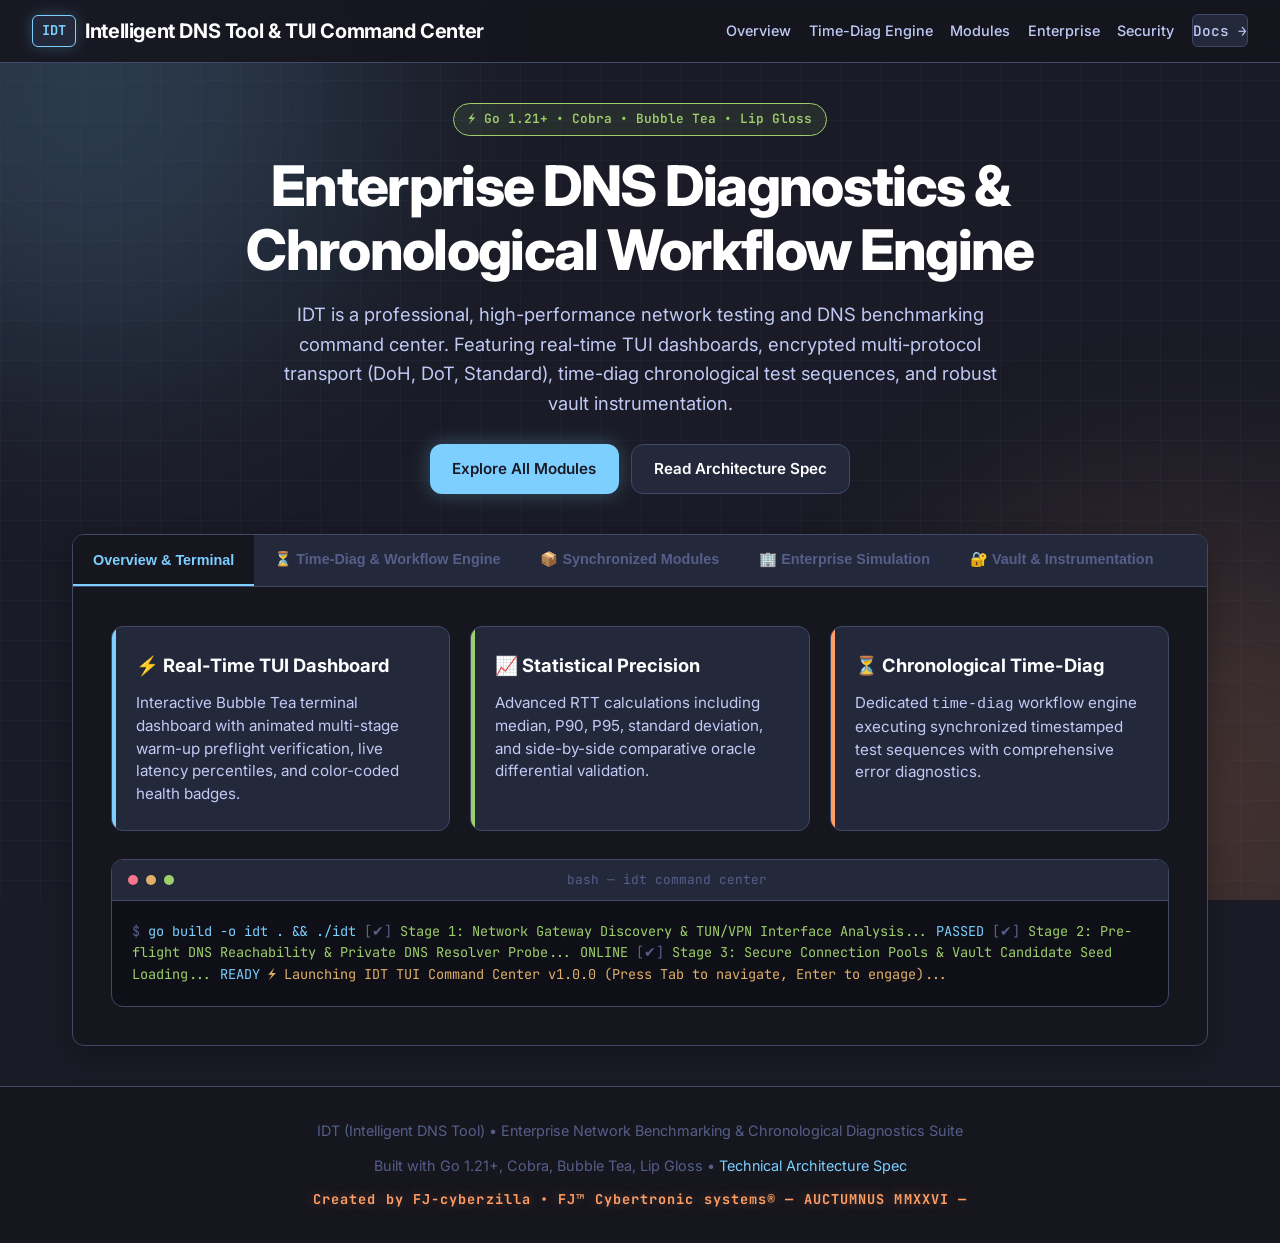
<file: index.html>
<!DOCTYPE html>
<html lang="en">
<head>
<meta charset="utf-8">
<meta name="viewport" content="width=device-width, initial-scale=1, viewport-fit=cover">
<title>IDT — Intelligent DNS Tool & TUI Command Center</title>
<meta name="description" content="Professional CLI command center and real-time interactive TUI dashboard for DNS benchmarking, diagnostics, time-diag workflows, tuning, and monitoring.">
<meta name="author" content="FJ-cyberzilla">
<meta name="theme-color" content="#1A1B26">

<link rel="preconnect" href="https://fonts.googleapis.com">
<link rel="preconnect" href="https://fonts.gstatic.com" crossorigin>
<link href="https://fonts.googleapis.com/css2?family=Inter:wght@300;400;500;600;700;800&family=JetBrains+Mono:wght@400;500;600;700&display=swap" rel="stylesheet">

<style>
  :root {
    --bg-base: #1A1B26;
    --bg-card: #16161E;
    --bg-elevated: #24283B;
    --fg: #C0CAF5;
    --fg-muted: #565F89;
    --fg-bright: #FFFFFF;
    --accent: #7DCFFF;
    --accent-glow: rgba(125, 207, 255, 0.25);
    --success: #9ECE6A;
    --warn: #E0AF68;
    --danger: #F7768E;
    --purple: #BB9AF7;
    --orange: #FF9E64;
    --border: #414868;
    --radius: 12px;
    --radius-sm: 6px;
    --font-sans: 'Inter', -apple-system, BlinkMacSystemFont, "Segoe UI", sans-serif;
    --font-mono: 'JetBrains Mono', monospace;
    --pad-x: clamp(0.75rem, 3vw, 2rem);
  }

  * { box-sizing: border-box; margin: 0; padding: 0; }

  html { scroll-behavior: smooth; -webkit-text-size-adjust: 100%; }

  body {
    font-family: var(--font-sans);
    background-color: var(--bg-base);
    color: var(--fg);
    line-height: 1.6;
    min-height: 100vh;
    display: flex;
    flex-direction: column;
    overflow-x: hidden;
    -webkit-font-smoothing: antialiased;
  }

  /* Background effects */
  .bg-effects {
    position: fixed; inset: 0; z-index: -1;
    overflow: hidden; pointer-events: none;
  }
  .glow-orb {
    position: absolute; width: 60vmin; height: 60vmin; border-radius: 50%;
    filter: blur(120px); opacity: 0.18;
  }
  .glow-orb.cyan { top: -20vmin; left: -20vmin; background: var(--accent); }
  .glow-orb.orange { bottom: -20vmin; right: -20vmin; background: var(--orange); }
  .grid-pattern {
    position: absolute; inset: 0;
    background-image:
      linear-gradient(rgba(86, 95, 137, 0.08) 1px, transparent 1px),
      linear-gradient(90deg, rgba(86, 95, 137, 0.08) 1px, transparent 1px);
    background-size: 40px 40px;
  }

  /* Header */
  header {
    background: rgba(22, 22, 30, 0.9);
    backdrop-filter: blur(12px);
    -webkit-backdrop-filter: blur(12px);
    border-bottom: 1px solid var(--border);
    position: sticky; top: 0; z-index: 100;
    padding: 0.9rem var(--pad-x);
    display: flex; justify-content: space-between; align-items: center;
    flex-wrap: wrap; gap: 0.75rem;
  }
  .logo-area {
    display: flex; align-items: center; gap: 0.6rem;
    min-width: 0;
  }
  .logo-badge {
    background: var(--bg-elevated);
    border: 1px solid var(--accent);
    color: var(--accent);
    font-family: var(--font-mono); font-weight: 700; font-size: 0.85rem;
    padding: 0.25rem 0.55rem; border-radius: var(--radius-sm);
    box-shadow: 0 0 15px var(--accent-glow);
    flex-shrink: 0;
  }
  .logo-title {
    font-size: clamp(1rem, 2.5vw, 1.25rem);
    font-weight: 700; color: var(--fg-bright);
    letter-spacing: -0.02em;
    white-space: nowrap; overflow: hidden; text-overflow: ellipsis;
  }
  .nav-links {
    display: flex; gap: 0.5rem 1.1rem; list-style: none;
    align-items: center; flex-wrap: wrap;
  }
  .nav-links a {
    color: var(--fg); text-decoration: none;
    font-size: 0.9rem; font-weight: 500;
    transition: color 0.2s;
    padding: 0.25rem 0;
    display: inline-block;
  }
  .nav-links a:hover { color: var(--accent); }
  .btn-terminal {
    background: var(--bg-elevated);
    border: 1px solid var(--border);
    color: var(--accent);
    padding: 0.4rem 0.8rem;
    border-radius: var(--radius-sm);
    font-family: var(--font-mono); font-size: 0.8rem;
    text-decoration: none;
    transition: all 0.2s;
    white-space: nowrap;
  }
  .btn-terminal:hover {
    border-color: var(--accent);
    background: rgba(125, 207, 255, 0.1);
  }

  /* Main */
  main {
    max-width: 1200px; margin: 0 auto;
    padding: clamp(1.5rem, 4vw, 2.5rem) var(--pad-x);
    width: 100%; flex: 1;
    display: flex; flex-direction: column;
    gap: clamp(1.75rem, 4vw, 2.5rem);
    min-width: 0;
  }

  /* Hero */
  .hero {
    text-align: center;
    display: flex; flex-direction: column;
    gap: 1.1rem; align-items: center;
  }
  .hero-tag {
    display: inline-flex; align-items: center; gap: 0.5rem;
    background: rgba(158, 206, 106, 0.1);
    border: 1px solid var(--success);
    color: var(--success);
    padding: 0.35rem 0.85rem;
    border-radius: 50px;
    font-size: 0.8rem; font-weight: 600;
    font-family: var(--font-mono);
  }
  .hero h1 {
    font-size: clamp(2rem, 5vw, 3.5rem);
    font-weight: 800; color: var(--fg-bright);
    letter-spacing: -0.03em; line-height: 1.15;
    max-width: 900px;
  }
  .hero p {
    font-size: clamp(1rem, 2vw, 1.15rem);
    color: var(--fg); max-width: 750px;
    line-height: 1.6;
  }
  .hero-actions {
    display: flex; gap: 0.75rem; flex-wrap: wrap; justify-content: center;
    margin-top: 0.5rem;
  }
  .btn {
    display: inline-flex; align-items: center; gap: 0.5rem;
    padding: 0.75rem 1.4rem; border-radius: var(--radius);
    font-weight: 600; font-size: 0.95rem; text-decoration: none;
    transition: all 0.2s ease; cursor: pointer; border: none;
  }
  .btn-primary {
    background: var(--accent); color: var(--bg-base);
    box-shadow: 0 0 20px rgba(125, 207, 255, 0.3);
  }
  .btn-primary:hover { opacity: 0.9; transform: translateY(-1px); }
  .btn-secondary {
    background: var(--bg-elevated); color: var(--fg-bright);
    border: 1px solid var(--border);
  }
  .btn-secondary:hover { border-color: var(--accent); color: var(--accent); }

  /* Tabs container */
  .tabs-container {
    background: var(--bg-card);
    border: 1px solid var(--border);
    border-radius: var(--radius);
    overflow: hidden;
    box-shadow: 0 10px 30px rgba(0,0,0,0.3);
  }
  .tabs-header {
    display: flex; background: var(--bg-elevated);
    border-bottom: 1px solid var(--border);
    overflow-x: auto; scrollbar-width: none;
  }
  .tabs-header::-webkit-scrollbar { display: none; }
  .tab-btn {
    background: transparent; border: none; color: var(--fg-muted);
    padding: 1rem 1.25rem; font-weight: 600; font-size: 0.9rem;
    cursor: pointer; transition: all 0.2s; white-space: nowrap;
    border-bottom: 2px solid transparent;
  }
  .tab-btn:hover { color: var(--fg-bright); }
  .tab-btn.active {
    color: var(--accent); border-bottom-color: var(--accent);
    background: var(--bg-card);
  }

  .tab-content {
    display: none; padding: clamp(1.5rem, 3vw, 2.5rem);
    animation: fadeIn 0.3s ease;
  }
  .tab-content.active { display: flex; flex-direction: column; gap: 1.75rem; }

  @keyframes fadeIn {
    from { opacity: 0; transform: translateY(4px); }
    to { opacity: 1; transform: translateY(0); }
  }

  /* Grid layouts */
  .feature-grid {
    display: grid; grid-template-columns: repeat(auto-fit, minmax(280px, 1fr));
    gap: 1.25rem;
  }
  .card {
    background: var(--bg-elevated);
    border: 1px solid var(--border);
    border-radius: var(--radius);
    padding: 1.5rem;
    display: flex; flex-direction: column; gap: 0.75rem;
    position: relative; overflow: hidden;
  }
  .card::before {
    content: ''; position: absolute; top: 0; left: 0; width: 4px; height: 100%;
    background: var(--accent);
  }
  .card.green::before { background: var(--success); }
  .card.orange::before { background: var(--orange); }
  .card.purple::before { background: var(--purple); }
  .card.danger::before { background: var(--danger); }

  .card h3 {
    font-size: 1.15rem; font-weight: 700; color: var(--fg-bright);
    display: flex; align-items: center; gap: 0.5rem;
  }
  .card p { font-size: 0.95rem; color: var(--fg); line-height: 1.5; }

  /* Terminal Preview Box */
  .terminal-preview {
    background: #0f1017; border: 1px solid var(--border);
    border-radius: var(--radius); overflow: hidden;
    font-family: var(--font-mono); font-size: 0.85rem;
  }
  .terminal-bar {
    background: var(--bg-elevated); padding: 0.6rem 1rem;
    display: flex; align-items: center; gap: 0.5rem;
    border-bottom: 1px solid var(--border);
  }
  .dot { width: 10px; height: 10px; border-radius: 50%; }
  .dot-red { background: var(--danger); }
  .dot-yellow { background: var(--warn); }
  .dot-green { background: var(--success); }
  .terminal-title { margin-left: auto; margin-right: auto; color: var(--fg-muted); font-size: 0.8rem; }
  .terminal-body {
    padding: 1.25rem; color: var(--success); line-height: 1.6;
    overflow-x: auto;
  }
  .dim { color: var(--fg-muted); }
  .cmd { color: var(--accent); }
  .warn-text { color: var(--warn); }

  /* Module list table / cards */
  .module-grid {
    display: grid; grid-template-columns: repeat(auto-fit, minmax(320px, 1fr));
    gap: 1rem;
  }
  .module-card {
    background: var(--bg-elevated); border: 1px solid var(--border);
    border-radius: var(--radius); padding: 1.25rem;
    display: flex; flex-direction: column; gap: 0.5rem;
  }
  .module-header {
    display: flex; justify-content: space-between; align-items: center;
  }
  .module-name {
    font-family: var(--font-mono); font-weight: 700; color: var(--accent);
    font-size: 1rem;
  }
  .module-badge {
    background: rgba(125, 207, 255, 0.1); color: var(--accent);
    font-size: 0.75rem; padding: 0.15rem 0.45rem; border-radius: 4px;
    font-family: var(--font-mono);
  }
  .module-desc { font-size: 0.9rem; color: var(--fg); }

  /* Footer */
  footer {
    background: var(--bg-card); border-top: 1px solid var(--border);
    padding: 2rem var(--pad-x); text-align: center;
    display: flex; flex-direction: column; gap: 0.75rem;
    align-items: center; font-size: 0.9rem; color: var(--fg-muted);
  }
  footer a { color: var(--accent); text-decoration: none; }
  footer a:hover { text-decoration: underline; }
  .brand-signature {
    color: var(--orange);
    font-family: var(--font-mono);
    font-size: 0.85rem;
    letter-spacing: 0.08em;
    text-shadow: 0 0 12px rgba(255, 158, 100, 0.35);
    font-weight: 700;
  }
</style>
</head>
<body>
  <div class="bg-effects">
    <div class="glow-orb cyan"></div>
    <div class="glow-orb orange"></div>
    <div class="grid-pattern"></div>
  </div>

  <header>
    <div class="logo-area">
      <div class="logo-badge">IDT</div>
      <div class="logo-title">Intelligent DNS Tool & TUI Command Center</div>
    </div>
    <ul class="nav-links">
      <li><a href="#overview">Overview</a></li>
      <li><a href="#timediag">Time-Diag Engine</a></li>
      <li><a href="#modules">Modules</a></li>
      <li><a href="#enterprise">Enterprise</a></li>
      <li><a href="#security">Security</a></li>
      <li><a class="btn-terminal" href="docs/DOCUMENTATION.html">Docs &rarr;</a></li>
    </ul>
  </header>

  <main>
    <section class="hero" id="overview">
      <div class="hero-tag">⚡ Go 1.21+ • Cobra • Bubble Tea • Lip Gloss</div>
      <h1>Enterprise DNS Diagnostics & Chronological Workflow Engine</h1>
      <p>IDT is a professional, high-performance network testing and DNS benchmarking command center. Featuring real-time TUI dashboards, encrypted multi-protocol transport (DoH, DoT, Standard), time-diag chronological test sequences, and robust vault instrumentation.</p>
      <div class="hero-actions">
        <a class="btn btn-primary" href="#modules">Explore All Modules</a>
        <a class="btn btn-secondary" href="docs/DOCUMENTATION.html">Read Architecture Spec</a>
      </div>
    </section>

    <div class="tabs-container">
      <div class="tabs-header" role="tablist">
        <button class="tab-btn active" role="tab" data-tab="tab-overview">Overview &amp; Terminal</button>
        <button class="tab-btn" role="tab" data-tab="tab-timediag">⏳ Time-Diag &amp; Workflow Engine</button>
        <button class="tab-btn" role="tab" data-tab="tab-modules">📦 Synchronized Modules</button>
        <button class="tab-btn" role="tab" data-tab="tab-enterprise">🏢 Enterprise Simulation</button>
        <button class="tab-btn" role="tab" data-tab="tab-vault">🔐 Vault &amp; Instrumentation</button>
      </div>

      <!-- Tab 1: Overview -->
      <div class="tab-content active" id="tab-overview" role="tabpanel">
        <div class="feature-grid">
          <div class="card">
            <h3>⚡ Real-Time TUI Dashboard</h3>
            <p>Interactive Bubble Tea terminal dashboard with animated multi-stage warm-up preflight verification, live latency percentiles, and color-coded health badges.</p>
          </div>
          <div class="card green">
            <h3>📈 Statistical Precision</h3>
            <p>Advanced RTT calculations including median, P90, P95, standard deviation, and side-by-side comparative oracle differential validation.</p>
          </div>
          <div class="card orange">
            <h3>⏳ Chronological Time-Diag</h3>
            <p>Dedicated <code>time-diag</code> workflow engine executing synchronized timestamped test sequences with comprehensive error diagnostics.</p>
          </div>
        </div>

        <div class="terminal-preview">
          <div class="terminal-bar">
            <div class="dot dot-red"></div>
            <div class="dot dot-yellow"></div>
            <div class="dot dot-green"></div>
            <div class="terminal-title">bash — idt command center</div>
          </div>
          <div class="terminal-body">
<span class="dim">$</span> <span class="cmd">go build -o idt . &amp;&amp; ./idt</span>
<span class="dim">[✔]</span> Stage 1: Network Gateway Discovery &amp; TUN/VPN Interface Analysis... <span class="cmd">PASSED</span>
<span class="dim">[✔]</span> Stage 2: Pre-flight DNS Reachability &amp; Private DNS Resolver Probe... <span class="success">ONLINE</span>
<span class="dim">[✔]</span> Stage 3: Secure Connection Pools &amp; Vault Candidate Seed Loading... <span class="cmd">READY</span>
<span class="warn-text">⚡ Launching IDT TUI Command Center v1.0.0 (Press Tab to navigate, Enter to engage)...</span>
          </div>
        </div>
      </div>

      <!-- Tab 2: Time-Diag Engine -->
      <div class="tab-content" id="tab-timediag" role="tabpanel">
        <div class="card orange">
          <h3>⏳ Time-Diag Module &amp; NetworkWorkflowEngine</h3>
          <p>The <strong><code>time-diag</code></strong> module orchestrates synchronized, chronological network and DNS diagnostic test sequences. It immediately communicates both the chronological aspect (exact timestamps, duration, sequence indexing) and the diagnostic purpose of handling network tests across DoH, DoT, and Standard protocols.</p>
        </div>

        <div class="feature-grid">
          <div class="card">
            <h3>🔄 Synchronized Concurrency</h3>
            <p>Utilizes bounded semaphores and <code>sync.RWMutex</code> to execute concurrent probes without thread contention or socket exhaustion.</p>
          </div>
          <div class="card green">
            <h3>🛡️ Error &amp; Helper Integration</h3>
            <p>Integrates <code>errorhandling.ResolveError</code> for granular error categorization and <code>helper.Retry</code> with jittered backoff for transient recovery.</p>
          </div>
          <div class="card purple">
            <h3>📊 Live Dashboard Telemetry</h3>
            <p>Feeds chronological event reports directly into the Bubble Tea TUI dashboard (`stateTimeDiagRunning`, `stateTimeDiagResults`) for live inspection.</p>
          </div>
        </div>
      </div>

      <!-- Tab 3: Modules -->
      <div class="tab-content" id="tab-modules" role="tabpanel">
        <p style="color: var(--fg); font-size: 1rem;">IDT is rigorously structured into 15 cohesive, decoupled Go internal packages adhering to absolute modularity and 100% test coverage:</p>
        <div class="module-grid">
          <div class="module-card">
            <div class="module-header"><span class="module-name">check</span><span class="module-badge">Health</span></div>
            <div class="module-desc">Real-world connectivity checks and policy compliance anchor verification.</div>
          </div>
          <div class="module-card">
            <div class="module-header"><span class="module-name">cmd</span><span class="module-badge">Cobra</span></div>
            <div class="module-desc">Root command center launcher, CLI flags, and subcommand execution routing.</div>
          </div>
          <div class="module-card">
            <div class="module-header"><span class="module-name">compare</span><span class="module-badge">Diff</span></div>
            <div class="module-desc">Side-by-side DNS provider benchmarking, IP observation, and oracle diffing.</div>
          </div>
          <div class="module-card">
            <div class="module-header"><span class="module-name">config</span><span class="module-badge">Policy</span></div>
            <div class="module-desc">Master configuration loader, servers catalog, security policies, and system DNS discovery.</div>
          </div>
          <div class="module-card">
            <div class="module-header"><span class="module-name">dialer</span><span class="module-badge">Transport</span></div>
            <div class="module-desc">Multi-protocol transport stack (DoH, DoT with DPI bypass TLS fragmentation, Standard UDP/TCP, wire parser).</div>
          </div>
          <div class="module-card">
            <div class="module-header"><span class="module-name">enterprise</span><span class="module-badge">Simulation</span></div>
            <div class="module-desc">Distributed office performance matrices, multi-protocol testing, live traffic replay, and DNSSEC audits.</div>
          </div>
          <div class="module-card">
            <div class="module-header"><span class="module-name">errorhandling</span><span class="module-badge">Resilience</span></div>
            <div class="module-desc">Granular error classification (<code>NetworkErrorDetails</code>), Android Private DNS detection, and robust fallback lookups.</div>
          </div>
          <div class="module-card">
            <div class="module-header"><span class="module-name">guardcat</span><span class="module-badge">Watchdog</span></div>
            <div class="module-desc">Auto-finetuning, memory state monitoring, health tracking, DNS EOF trigger thresholds, and circuit breaking.</div>
          </div>
          <div class="module-card">
            <div class="module-header"><span class="module-name">helper</span><span class="module-badge">Primitives</span></div>
            <div class="module-desc">Panic-recovering concurrency (<code>SafeRun</code>, <code>SafeGo</code>), retry jitter, and shared transport connection pooling.</div>
          </div>
          <div class="module-card">
            <div class="module-header"><span class="module-name">output</span><span class="module-badge">Rendering</span></div>
            <div class="module-desc">Formatted terminal output tables and ANSI/ASCII telemetry renderers.</div>
          </div>
          <div class="module-card">
            <div class="module-header"><span class="module-name">runner</span><span class="module-badge">Execution</span></div>
            <div class="module-desc">Concurrent benchmark execution engine with sliding window DNS EOF Reconnect Detection.</div>
          </div>
          <div class="module-card">
            <div class="module-header"><span class="module-name">stats</span><span class="module-badge">Metrics</span></div>
            <div class="module-desc">Statistical aggregation of RTT percentiles, arithmetic mean, and standard deviation.</div>
          </div>
          <div class="module-card">
            <div class="module-header"><span class="module-name">time-diag</span><span class="module-badge">Workflow</span></div>
            <div class="module-desc">Synchronized chronological network and DNS diagnostic test sequences via <code>NetworkWorkflowEngine</code>.</div>
          </div>
          <div class="module-card">
            <div class="module-header"><span class="module-name">tune</span><span class="module-badge">Optimization</span></div>
            <div class="module-desc">Automated RTT distribution analysis, performance tuning, and resolver eligibility filtering.</div>
          </div>
          <div class="module-card">
            <div class="module-header"><span class="module-name">ui</span><span class="module-badge">TUI</span></div>
            <div class="module-desc">Bubble Tea interactive dashboard state machine, Lip Gloss theme system, and modular visual components.</div>
          </div>
          <div class="module-card">
            <div class="module-header"><span class="module-name">vault</span><span class="module-badge">Storage</span></div>
            <div class="module-desc">Encrypted datalist candidate loader (AES-256-GCM), warm-up probing, live pool manager, and JSONL loggers.</div>
          </div>
        </div>
      </div>

      <!-- Tab 4: Enterprise Simulation -->
      <div class="tab-content" id="tab-enterprise" role="tabpanel">
        <div class="feature-grid">
          <div class="card purple">
            <h3>🌐 Remote Office Matrix</h3>
            <p>Concurrently simulates latency, jitter, and packet loss across distributed global data centers (New York, London, Tokyo, Frankfurt, Sydney).</p>
          </div>
          <div class="card orange">
            <h3>📡 Multi-Protocol Probing</h3>
            <p>Tests HTTP APIs, VoIP/SIP-RTP, SaaS (M365, Salesforce), and custom app protocols under high congestion and dropped packet conditions.</p>
          </div>
          <div class="card green">
            <h3>📼 Traffic Replay Simulator</h3>
            <p>Captures production transactions and replays them in lab settings with speed multipliers and jitter injection for safe deployments.</p>
          </div>
        </div>
      </div>

      <!-- Tab 5: Vault & Security -->
      <div class="tab-content" id="tab-vault" role="tabpanel">
        <div class="feature-grid">
          <div class="card">
            <h3>🔐 AES-256-GCM Encryption</h3>
            <p>Candidate seed resolver lists in <code>datalist/</code> can be encrypted securely at rest and decrypted transparently at runtime.</p>
          </div>
          <div class="card green">
            <h3>📝 JSONL Instrumentation</h3>
            <p>Append-only audit logging recording warm-ups, test probes, and live pool snapshots into gitignored <code>runs/</code> directories.</p>
          </div>
          <div class="card">
            <h3>🛡️ Graceful Fallback Chain</h3>
            <p>If seed files are absent on fresh clones, the live pool gracefully initializes robust built-in fallbacks (Cloudflare, Google, Quad9).</p>
          </div>
        </div>
      </div>
    </div>
  </main>

  <footer>
    <div>IDT (Intelligent DNS Tool) • Enterprise Network Benchmarking &amp; Chronological Diagnostics Suite</div>
    <div>Built with Go 1.21+, Cobra, Bubble Tea, Lip Gloss &bull; <a href="docs/DOCUMENTATION.html">Technical Architecture Spec</a></div>
    <div class="brand-signature">Created by FJ-cyberzilla &bull; FJ™ Cybertronic systems® &mdash; AUCTUMNUS MMXXVI &mdash;</div>
  </footer>

  <script>
    (function () {
      function initTabs() {
        var header = document.querySelector('.tabs-header');
        if (!header) return;

        header.addEventListener('click', function (e) {
          var btn = e.target.closest('.tab-btn');
          if (!btn) return;

          var id = btn.getAttribute('data-tab');
          var target = document.getElementById(id);
          if (!target) return;

          var allContents = document.querySelectorAll('.tab-content');
          var allBtns = document.querySelectorAll('.tab-btn');

          for (var i = 0; i < allContents.length; i++) {
            allContents[i].classList.remove('active');
          }
          for (var j = 0; j < allBtns.length; j++) {
            allBtns[j].classList.remove('active');
          }

          btn.classList.add('active');
          target.classList.add('active');
        });

        header.addEventListener('keydown', function (e) {
          var btns = Array.prototype.slice.call(header.querySelectorAll('.tab-btn'));
          var current = btns.indexOf(document.activeElement);
          if (current === -1) return;
          var next = null;
          if (e.key === 'ArrowRight') next = btns[(current + 1) % btns.length];
          if (e.key === 'ArrowLeft') next = btns[(current - 1 + btns.length) % btns.length];
          if (next) {
            e.preventDefault();
            next.focus();
            next.click();
          }
        });
      }

      if (document.readyState === 'loading') {
        document.addEventListener('DOMContentLoaded', initTabs);
      } else {
        initTabs();
      }
    })();
  </script>
</body>
</html>
</file>
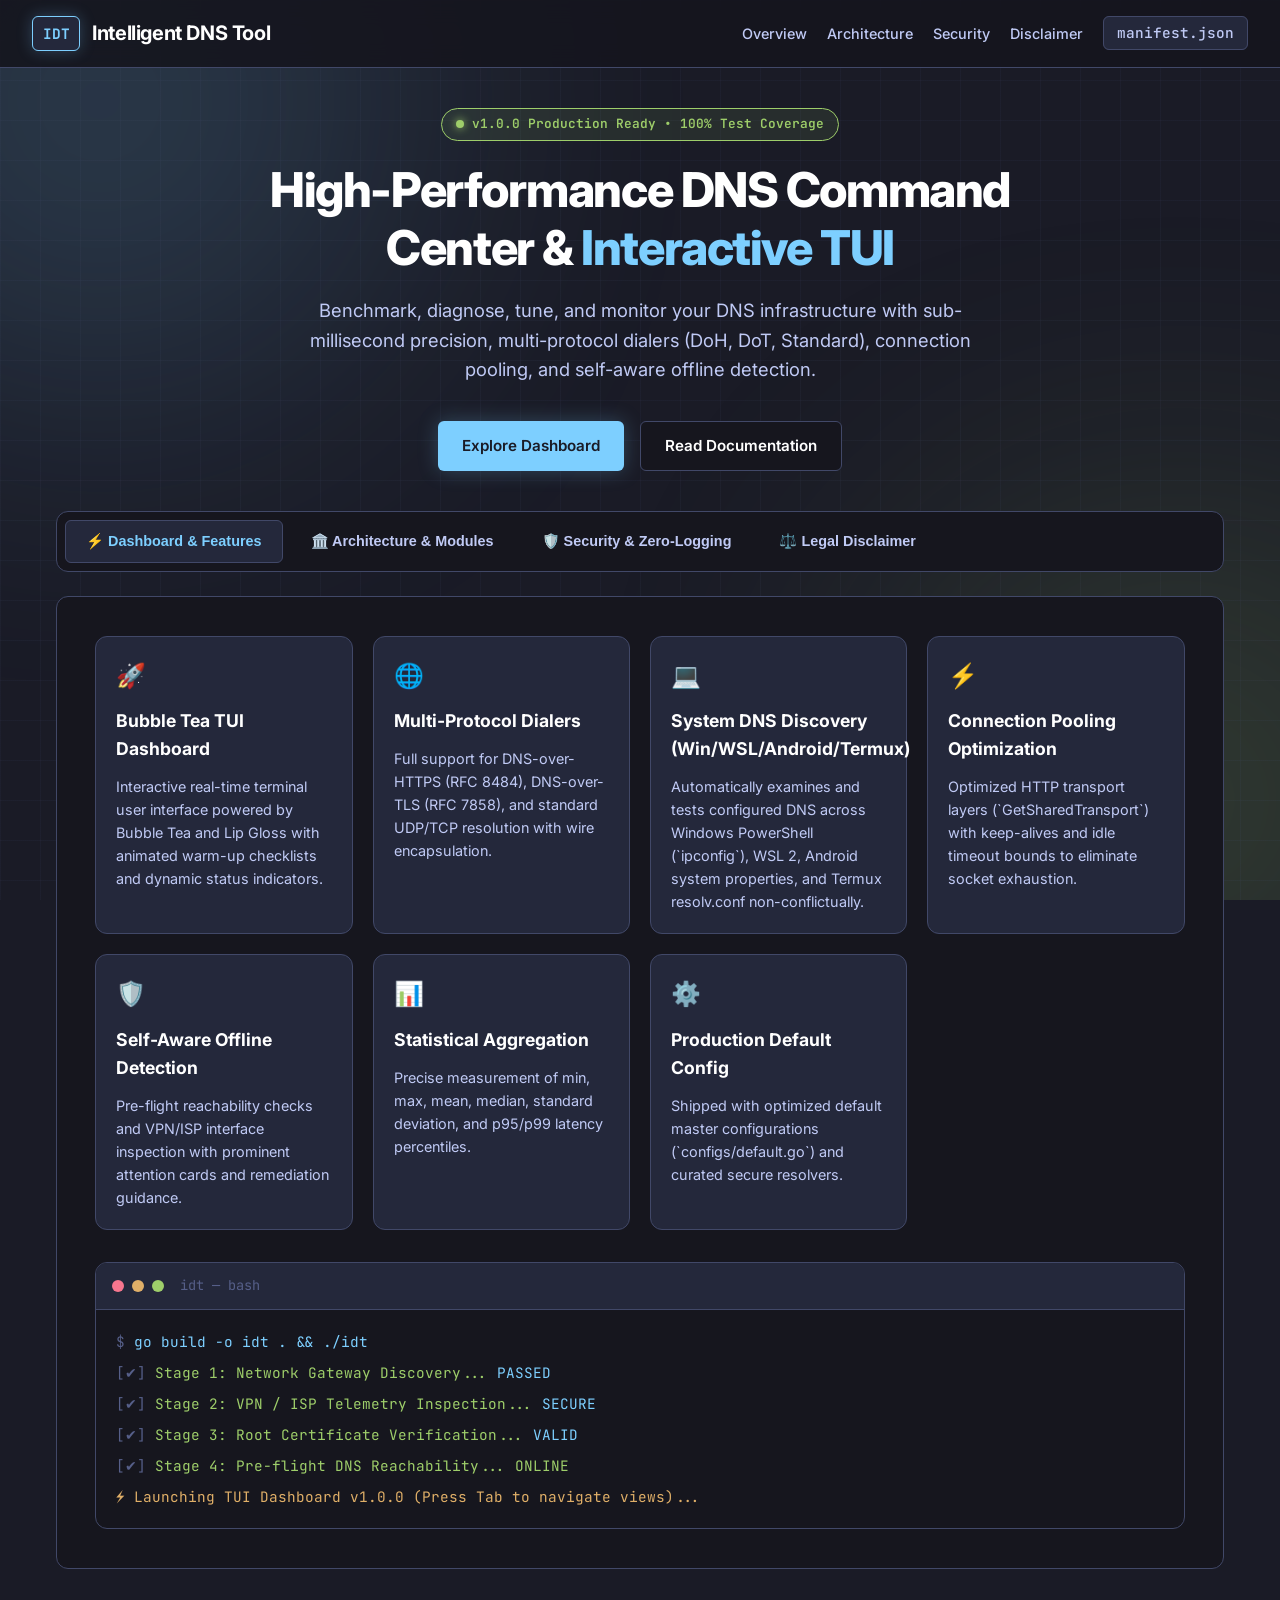
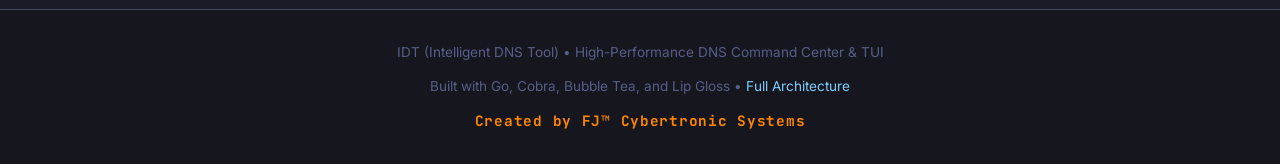
<file: docs/index.html>
<!DOCTYPE html>
<html lang="en">
<head>
<meta charset="utf-8">
<meta name="viewport" content="width=device-width, initial-scale=1">
<title>IDT — Intelligent DNS Tool & TUI Command Center</title>
<meta name="description" content="Professional CLI command center and real-time interactive TUI dashboard for DNS benchmarking, diagnostics, tuning, and monitoring.">
<meta name="author" content="IDT Engineering Team">

<link rel="preconnect" href="https://fonts.googleapis.com">
<link rel="preconnect" href="https://fonts.gstatic.com" crossorigin>
<link href="https://fonts.googleapis.com/css2?family=Inter:wght@300;400;500;600;700;800&family=JetBrains+Mono:wght@400;500;600;700&display=swap" rel="stylesheet">

<style>
  :root {
    --bg-base: #1A1B26;
    --bg-card: #16161E;
    --bg-elevated: #24283B;
    --fg: #C0CAF5;
    --fg-muted: #565F89;
    --fg-bright: #FFFFFF;
    --accent: #7DCFFF;
    --accent-glow: rgba(125, 207, 255, 0.25);
    --success: #9ECE6A;
    --warn: #E0AF68;
    --danger: #F7768E;
    --border: #414868;
    --border-active: #7DCFFF;
    --radius: 12px;
    --radius-sm: 6px;
    --font-sans: 'Inter', -apple-system, BlinkMacSystemFont, "Segoe UI", sans-serif;
    --font-mono: 'JetBrains Mono', monospace;
  }

  * { box-sizing: border-box; margin: 0; padding: 0; }

  html { scroll-behavior: smooth; }

  body {
    font-family: var(--font-sans);
    background-color: var(--bg-base);
    color: var(--fg);
    line-height: 1.6;
    min-height: 100vh;
    display: flex;
    flex-direction: column;
    overflow-x: hidden;
  }

  /* Background Glow & Grid */
  .bg-effects {
    position: fixed;
    inset: 0;
    z-index: -1;
    overflow: hidden;
    pointer-events: none;
  }

  .glow-orb {
    position: absolute;
    width: 600px;
    height: 600px;
    border-radius: 50%;
    filter: blur(140px);
    opacity: 0.18;
  }

  .glow-orb.cyan {
    top: -200px; left: -200px;
    background: var(--accent);
  }

  .glow-orb.green {
    bottom: -200px; right: -200px;
    background: var(--success);
  }

  .grid-pattern {
    position: absolute;
    inset: 0;
    background-image:
      linear-gradient(rgba(86, 95, 137, 0.08) 1px, transparent 1px),
      linear-gradient(90deg, rgba(86, 95, 137, 0.08) 1px, transparent 1px);
    background-size: 40px 40px;
  }

  /* Header & Navigation */
  header {
    background: rgba(22, 22, 30, 0.9);
    backdrop-filter: blur(12px);
    border-bottom: 1px solid var(--border);
    position: sticky;
    top: 0;
    z-index: 100;
    padding: 1rem 2rem;
    display: flex;
    justify-content: space-between;
    align-items: center;
    flex-wrap: wrap;
    gap: 1rem;
  }

  .logo-area {
    display: flex;
    align-items: center;
    gap: 0.75rem;
  }

  .logo-badge {
    background: var(--bg-elevated);
    border: 1px solid var(--accent);
    color: var(--accent);
    font-family: var(--font-mono);
    font-weight: 700;
    font-size: 0.9rem;
    padding: 0.3rem 0.6rem;
    border-radius: var(--radius-sm);
    box-shadow: 0 0 15px var(--accent-glow);
  }

  .logo-title {
    font-size: 1.25rem;
    font-weight: 700;
    color: var(--fg-bright);
    letter-spacing: -0.02em;
  }

  .nav-links {
    display: flex;
    gap: 1.25rem;
    list-style: none;
    align-items: center;
    flex-wrap: wrap;
  }

  .nav-links a {
    color: var(--fg);
    text-decoration: none;
    font-size: 0.9rem;
    font-weight: 500;
    transition: color 0.2s;
  }

  .nav-links a:hover {
    color: var(--accent);
  }

  .btn-terminal {
    background: var(--bg-elevated);
    border: 1px solid var(--border);
    color: var(--accent);
    padding: 0.4rem 0.8rem;
    border-radius: var(--radius-sm);
    font-family: var(--font-mono);
    font-size: 0.85rem;
    cursor: pointer;
    transition: all 0.2s;
    text-decoration: none;
  }

  .btn-terminal:hover {
    border-color: var(--accent);
    background: rgba(125, 207, 255, 0.1);
  }

  /* Main Container */
  main {
    max-width: 1200px;
    margin: 0 auto;
    padding: 2.5rem 1rem;
    width: 100%;
    flex: 1;
    display: flex;
    flex-direction: column;
    gap: 2.5rem;
  }

  /* Hero Section */
  .hero {
    text-align: center;
    display: flex;
    flex-direction: column;
    gap: 1.25rem;
    align-items: center;
  }

  .hero-tag {
    display: inline-flex;
    align-items: center;
    gap: 0.5rem;
    background: rgba(158, 206, 106, 0.1);
    border: 1px solid var(--success);
    color: var(--success);
    padding: 0.35rem 0.85rem;
    border-radius: 50px;
    font-size: 0.8rem;
    font-weight: 600;
    font-family: var(--font-mono);
  }

  .hero-tag .dot {
    width: 8px;
    height: 8px;
    background: var(--success);
    border-radius: 50%;
    box-shadow: 0 0 8px var(--success);
  }

  .hero h1 {
    font-size: clamp(2rem, 5vw, 3rem);
    font-weight: 800;
    color: var(--fg-bright);
    letter-spacing: -0.03em;
    max-width: 800px;
    line-height: 1.2;
  }

  .hero h1 span {
    color: var(--accent);
  }

  .hero p {
    font-size: clamp(1rem, 2vw, 1.15rem);
    color: var(--fg);
    max-width: 700px;
    font-weight: 400;
    padding: 0 0.5rem;
  }

  .hero-actions {
    display: flex;
    gap: 1rem;
    margin-top: 1rem;
    flex-wrap: wrap;
    justify-content: center;
  }

  .btn {
    display: inline-flex;
    align-items: center;
    gap: 0.5rem;
    padding: 0.75rem 1.5rem;
    border-radius: var(--radius-sm);
    font-weight: 600;
    font-size: 0.95rem;
    text-decoration: none;
    transition: all 0.2s;
  }

  .btn-primary {
    background: var(--accent);
    color: var(--bg-base);
    box-shadow: 0 0 20px var(--accent-glow);
  }

  .btn-primary:hover {
    background: #6cb9ff;
    transform: translateY(-2px);
  }

  .btn-secondary {
    background: var(--bg-card);
    border: 1px solid var(--border);
    color: var(--fg-bright);
  }

  .btn-secondary:hover {
    border-color: var(--accent);
    background: var(--bg-elevated);
  }

  /* Interactive Tabs Section */
  .tabs-container {
    display: flex;
    flex-direction: column;
    gap: 1.5rem;
  }

  .tabs-header {
    display: flex;
    gap: 0.5rem;
    background: var(--bg-card);
    padding: 0.5rem;
    border-radius: var(--radius);
    border: 1px solid var(--border);
    overflow-x: auto;
    -webkit-overflow-scrolling: touch;
  }

  .tab-btn {
    background: transparent;
    border: none;
    color: var(--fg);
    padding: 0.75rem 1.25rem;
    border-radius: var(--radius-sm);
    font-weight: 600;
    font-size: 0.9rem;
    cursor: pointer;
    transition: all 0.2s;
    white-space: nowrap;
    flex-shrink: 0;
  }

  .tab-btn:hover {
    color: var(--fg-bright);
    background: var(--bg-elevated);
  }

  .tab-btn.active {
    background: var(--bg-elevated);
    color: var(--accent);
    border: 1px solid var(--border);
  }

  .tab-content {
    display: none;
    background: var(--bg-card);
    border: 1px solid var(--border);
    border-radius: var(--radius);
    padding: clamp(1.25rem, 3vw, 2.5rem);
    animation: fadeIn 0.3s ease;
  }

  .tab-content.active {
    display: flex;
    flex-direction: column;
    gap: 2rem;
  }

  @keyframes fadeIn {
    from { opacity: 0; transform: translateY(6px); }
    to { opacity: 1; transform: translateY(0); }
  }

  /* Feature Grid Cards */
  .feature-grid {
    display: grid;
    grid-template-columns: repeat(auto-fit, minmax(250px, 1fr));
    gap: 1.25rem;
  }

  .card {
    background: var(--bg-elevated);
    border: 1px solid var(--border);
    border-radius: var(--radius);
    padding: 1.25rem;
    display: flex;
    flex-direction: column;
    gap: 0.75rem;
    transition: border-color 0.2s, transform 0.2s;
  }

  .card:hover {
    border-color: var(--accent);
    transform: translateY(-2px);
  }

  .card-icon {
    font-size: 1.5rem;
  }

  .card h3 {
    font-size: 1.1rem;
    font-weight: 700;
    color: var(--fg-bright);
  }

  .card p {
    font-size: 0.9rem;
    color: var(--fg);
  }

  /* Terminal Mockup */
  .terminal-box {
    background: var(--bg-card);
    border: 1px solid var(--border);
    border-radius: var(--radius);
    overflow: hidden;
    font-family: var(--font-mono);
    max-width: 100%;
  }

  .terminal-header {
    background: var(--bg-elevated);
    padding: 0.75rem 1rem;
    display: flex;
    align-items: center;
    gap: 0.5rem;
    border-bottom: 1px solid var(--border);
  }

  .t-dot {
    width: 12px;
    height: 12px;
    border-radius: 50%;
  }

  .t-dot.red { background: var(--danger); }
  .t-dot.yellow { background: var(--warn); }
  .t-dot.green { background: var(--success); }

  .t-title {
    margin-left: 0.5rem;
    font-size: 0.85rem;
    color: var(--fg-muted);
  }

  .terminal-body {
    padding: 1.25rem;
    font-size: clamp(0.8rem, 2vw, 0.9rem);
    color: var(--success);
    display: flex;
    flex-direction: column;
    gap: 0.5rem;
    overflow-x: auto;
  }

  .terminal-body .cmd { color: var(--accent); }
  .terminal-body .dim { color: var(--fg-muted); }
  .terminal-body .warn { color: var(--warn); }

  /* Architecture & Stats table */
  .spec-grid {
    display: grid;
    grid-template-columns: repeat(auto-fit, minmax(200px, 1fr));
    gap: 1rem;
  }

  .spec-item {
    background: var(--bg-elevated);
    border: 1px solid var(--border);
    padding: 1.25rem;
    border-radius: var(--radius-sm);
  }

  .spec-label {
    font-size: 0.8rem;
    color: var(--fg-muted);
    font-family: var(--font-mono);
    text-transform: uppercase;
    letter-spacing: 0.05em;
  }

  .spec-value {
    font-size: 1.25rem;
    font-weight: 700;
    color: var(--fg-bright);
    margin-top: 0.25rem;
  }

  /* Footer */
  footer {
    background: var(--bg-card);
    border-top: 1px solid var(--border);
    padding: 2rem 1rem;
    text-align: center;
    font-size: 0.85rem;
    color: var(--fg-muted);
    display: flex;
    flex-direction: column;
    gap: 0.75rem;
    align-items: center;
  }

  footer a {
    color: var(--accent);
    text-decoration: none;
  }

  footer a:hover {
    text-decoration: underline;
  }

  .brand-signature {
    color: #ff8700;
    font-weight: 700;
    font-family: var(--font-mono);
    letter-spacing: 0.05em;
    font-size: 0.9rem;
  }

  /* Responsive Adjustments */
  @media (max-width: 768px) {
    header {
      padding: 0.75rem 1rem;
      justify-content: center;
      text-align: center;
    }

    .logo-area {
      justify-content: center;
      width: 100%;
    }

    .nav-links {
      justify-content: center;
      width: 100%;
      gap: 1rem;
    }

    main {
      padding: 1.5rem 0.75rem;
      gap: 2rem;
    }

    .tab-content {
      padding: 1rem;
    }
  }
</style>
</head>
<body>

  <!-- Background Glow & Grid -->
  <div class="bg-effects">
    <div class="glow-orb cyan"></div>
    <div class="glow-orb green"></div>
    <div class="grid-pattern"></div>
  </div>

  <!-- Header -->
  <header>
    <div class="logo-area">
      <div class="logo-badge">IDT</div>
      <div class="logo-title">Intelligent DNS Tool</div>
    </div>
    <ul class="nav-links">
      <li><a href="#overview">Overview</a></li>
      <li><a href="DOCUMENTATION.md">Architecture</a></li>
      <li><a href="SECURITY.md">Security</a></li>
      <li><a href="DISCLAIMER.md">Disclaimer</a></li>
      <li><a href="manifest.json" class="btn-terminal">manifest.json</a></li>
    </ul>
  </header>

  <!-- Main Content -->
  <main>
    <!-- Hero Section -->
    <section class="hero" id="overview">
      <div class="hero-tag">
        <div class="dot"></div>
        v1.0.0 Production Ready • 100% Test Coverage
      </div>
      <h1>High-Performance DNS Command Center & <span>Interactive TUI</span></h1>
      <p>Benchmark, diagnose, tune, and monitor your DNS infrastructure with sub-millisecond precision, multi-protocol dialers (DoH, DoT, Standard), connection pooling, and self-aware offline detection.</p>
      <div class="hero-actions">
        <a href="#tabs" class="btn btn-primary">Explore Dashboard</a>
        <a href="DOCUMENTATION.md" class="btn btn-secondary">Read Documentation</a>
      </div>
    </section>

    <!-- Interactive Navigation Tabs -->
    <div class="tabs-container" id="tabs">
      <div class="tabs-header">
        <button class="tab-btn active" onclick="switchTab(event, 'tab-overview')">⚡ Dashboard & Features</button>
        <button class="tab-btn" onclick="switchTab(event, 'tab-architecture')">🏛️ Architecture & Modules</button>
        <button class="tab-btn" onclick="switchTab(event, 'tab-security')">🛡️ Security & Zero-Logging</button>
        <button class="tab-btn" onclick="switchTab(event, 'tab-disclaimer')">⚖️ Legal Disclaimer</button>
      </div>

      <!-- Tab 1: Overview -->
      <div class="tab-content active" id="tab-overview">
        <div class="feature-grid">
          <div class="card">
            <div class="card-icon">🚀</div>
            <h3>Bubble Tea TUI Dashboard</h3>
            <p>Interactive real-time terminal user interface powered by Bubble Tea and Lip Gloss with animated warm-up checklists and dynamic status indicators.</p>
          </div>
          <div class="card">
            <div class="card-icon">🌐</div>
            <h3>Multi-Protocol Dialers</h3>
            <p>Full support for DNS-over-HTTPS (RFC 8484), DNS-over-TLS (RFC 7858), and standard UDP/TCP resolution with wire encapsulation.</p>
          </div>
          <div class="card">
            <div class="card-icon">💻</div>
            <h3>System DNS Discovery (Win/WSL/Android/Termux)</h3>
            <p>Automatically examines and tests configured DNS across Windows PowerShell (`ipconfig`), WSL 2, Android system properties, and Termux resolv.conf non-conflictually.</p>
          </div>
          <div class="card">
            <div class="card-icon">⚡</div>
            <h3>Connection Pooling Optimization</h3>
            <p>Optimized HTTP transport layers (`GetSharedTransport`) with keep-alives and idle timeout bounds to eliminate socket exhaustion.</p>
          </div>
          <div class="card">
            <div class="card-icon">🛡️</div>
            <h3>Self-Aware Offline Detection</h3>
            <p>Pre-flight reachability checks and VPN/ISP interface inspection with prominent attention cards and remediation guidance.</p>
          </div>
          <div class="card">
            <div class="card-icon">📊</div>
            <h3>Statistical Aggregation</h3>
            <p>Precise measurement of min, max, mean, median, standard deviation, and p95/p99 latency percentiles.</p>
          </div>
          <div class="card">
            <div class="card-icon">⚙️</div>
            <h3>Production Default Config</h3>
            <p>Shipped with optimized default master configurations (`configs/default.go`) and curated secure resolvers.</p>
          </div>
        </div>

        <!-- Terminal Simulation -->
        <div class="terminal-box">
          <div class="terminal-header">
            <div class="t-dot red"></div>
            <div class="t-dot yellow"></div>
            <div class="t-dot green"></div>
            <div class="t-title">idt — bash</div>
          </div>
          <div class="terminal-body">
            <div><span class="dim">$</span> <span class="cmd">go build -o idt . && ./idt</span></div>
            <div><span class="dim">[✔]</span> Stage 1: Network Gateway Discovery... <span class="cmd">PASSED</span></div>
            <div><span class="dim">[✔]</span> Stage 2: VPN / ISP Telemetry Inspection... <span class="cmd">SECURE</span></div>
            <div><span class="dim">[✔]</span> Stage 3: Root Certificate Verification... <span class="cmd">VALID</span></div>
            <div><span class="dim">[✔]</span> Stage 4: Pre-flight DNS Reachability... <span class="success">ONLINE</span></div>
            <div class="warn">⚡ Launching TUI Dashboard v1.0.0 (Press Tab to navigate views)...</div>
          </div>
        </div>
      </div>

      <!-- Tab 2: Architecture -->
      <div class="tab-content" id="tab-architecture">
        <div class="spec-grid">
          <div class="spec-item">
            <div class="spec-label">Language</div>
            <div class="spec-value">Go 1.21+</div>
          </div>
          <div class="spec-item">
            <div class="spec-label">CLI Framework</div>
            <div class="spec-value">Cobra</div>
          </div>
          <div class="spec-item">
            <div class="spec-label">TUI Engine</div>
            <div class="spec-value">Bubble Tea / Lip Gloss</div>
          </div>
          <div class="spec-item">
            <div class="spec-label">Test Coverage</div>
            <div class="spec-value">100% Passed</div>
          </div>
        </div>

        <div style="display: flex; flex-direction: column; gap: 1rem;">
          <h3 style="color: var(--fg-bright); font-size: 1.2rem;">Core Module Architecture</h3>
          <p>IDT is organized into decoupled, highly cohesive packages under `internal/` and `configs/`:</p>
          <ul style="list-style: disc; padding-left: 1.5rem; display: flex; flex-direction: column; gap: 0.5rem;">
            <li><strong>`configs/`</strong>: Production default master configuration module and serialization tests.</li>
            <li><strong>`internal/cmd/`</strong>: Cobra root command center and subcommand routing.</li>
            <li><strong>`internal/ui/`</strong>: Bubble Tea TUI state machine, theme system (`theme.go`), and modular renderers (`visual.go`).</li>
            <li><strong>`internal/dialer/`</strong>: Multi-protocol transport stack (DoH, DoT, Standard, wire encoding, parsing).</li>
            <li><strong>`internal/helper/`</strong>: Concurrency primitives (`SafeRun`, `SafeGo`), retry jitter, and shared connection pooling.</li>
            <li><strong>`internal/errorhandling/`</strong>: Granular error classification and remediation engine.</li>
            <li><strong>`internal/runner/`, `internal/stats/`, `internal/check/`, `internal/tune/`, `internal/compare/`</strong>: Analytics and benchmarking engines.</li>
          </ul>
        </div>
      </div>

      <!-- Tab 3: Security -->
      <div class="tab-content" id="tab-security">
        <div class="feature-grid">
          <div class="card">
            <h3>🔒 Zero-Logging Guarantee</h3>
            <p>IDT does not log, collect, transmit, or store any user queries, IP addresses, or telemetry data. All calculations execute locally.</p>
          </div>
          <div class="card">
            <h3>🔐 TLS 1.3 Enforcement</h3>
            <p>All DoH and DoT connections enforce strict TLS minimum standards with rigorous certificate validation against system trust stores.</p>
          </div>
          <div class="card">
            <h3>🛡️ RFC Compliance</h3>
            <p>Strict adherence to RFC 8484 (DoH) and RFC 7858 (DoT) wire formatting and security specifications.</p>
          </div>
        </div>
      </div>

      <!-- Tab 4: Disclaimer -->
      <div class="tab-content" id="tab-disclaimer">
        <div class="card" style="border-left: 4px solid var(--warn);">
          <h3>⚖️ Legal & Usage Notice</h3>
          <p>IDT is designed exclusively for network administrators, security professionals, and systems engineers to benchmark and diagnose authorized DNS infrastructure. Users must only test networks and resolvers they own or have explicit written authorization to test. Provided "as is" without warranty of any kind.</p>
        </div>
      </div>
    </div>
  </main>

  <!-- Footer -->
  <footer>
    <div>IDT (Intelligent DNS Tool) • High-Performance DNS Command Center & TUI</div>
    <div>Built with Go, Cobra, Bubble Tea, and Lip Gloss • <a href="DOCUMENTATION.md">Full Architecture</a></div>
    <div class="brand-signature">Created by FJ™ Cybertronic Systems</div>
  </footer>

  <script>
    function switchTab(evt, tabId) {
      const contents = document.querySelectorAll('.tab-content');
      contents.forEach(c => c.classList.remove('active'));

      const buttons = document.querySelectorAll('.tab-btn');
      buttons.forEach(b => b.classList.remove('active'));

      document.getElementById(tabId).classList.add('active');
      evt.currentTarget.classList.add('active');
    }
  </script>
</body>
</html>
</file>
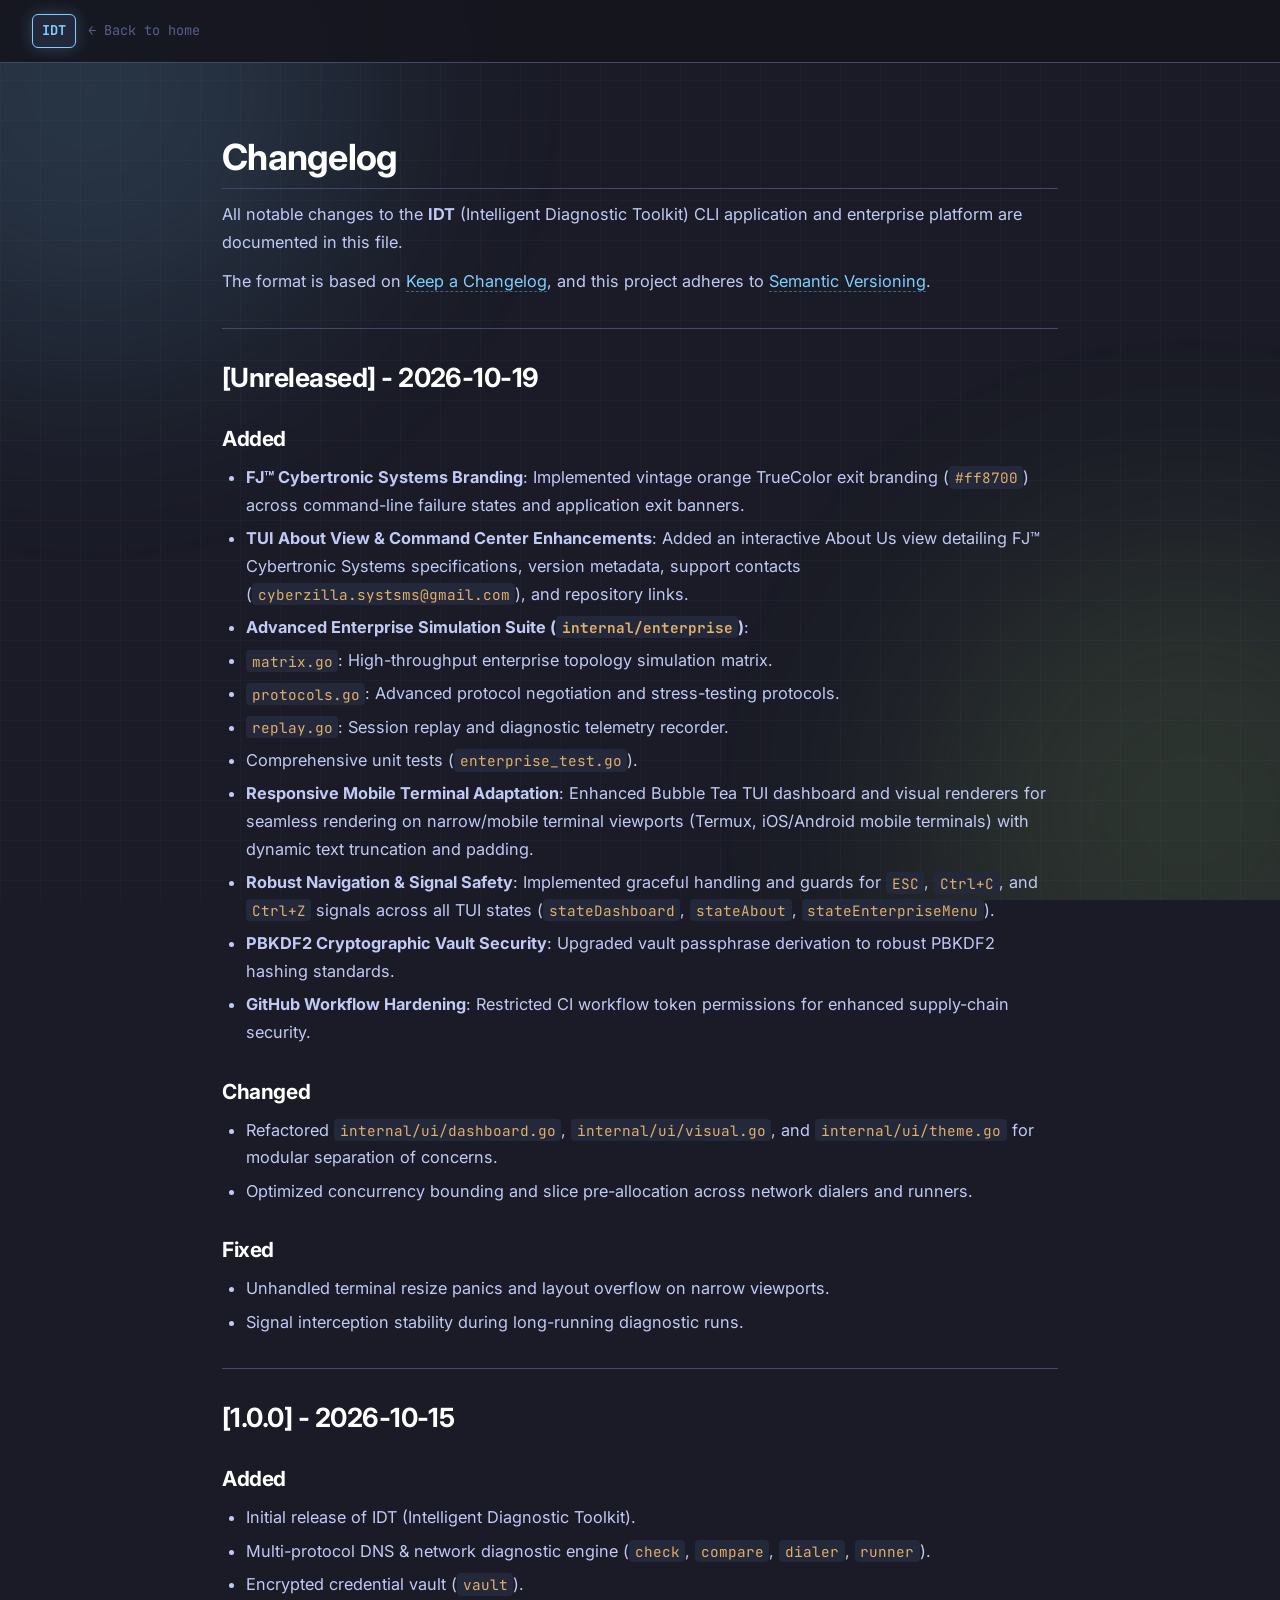
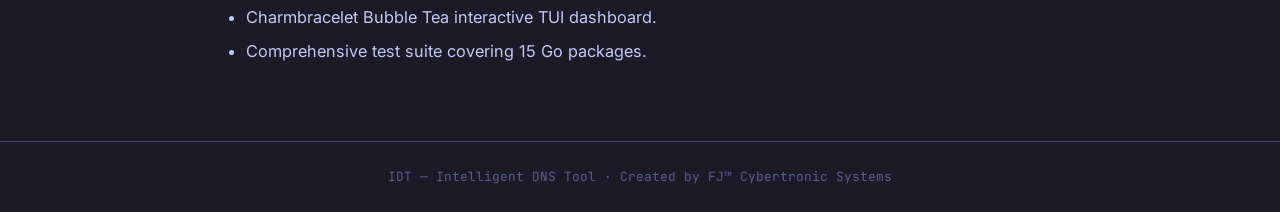
<file: docs/CHANGELOG.html>
<!DOCTYPE html>
<html lang="en">
<head>
<meta charset="utf-8">
<meta name="viewport" content="width=device-width, initial-scale=1, viewport-fit=cover">
<title>Changelog — IDT</title>
<meta name="theme-color" content="#1A1B26">
<link rel="preconnect" href="https://fonts.googleapis.com">
<link rel="preconnect" href="https://fonts.gstatic.com" crossorigin>
<link href="https://fonts.googleapis.com/css2?family=Inter:wght@300;400;500;600;700;800&family=JetBrains+Mono:wght@400;500;600;700&display=swap" rel="stylesheet">
<link rel="stylesheet" href="doc.css">
</head>
<body>
<div class="bg-effects">
  <div class="glow-orb cyan"></div>
  <div class="glow-orb green"></div>
  <div class="grid-pattern"></div>
</div>
<header class="doc-header">
  <a href="../index.html" class="logo-badge">IDT</a>
  <a href="../index.html" class="back-link">← Back to home</a>
</header>
<main class="doc-main">
<article class="md-content">
<h1 id="changelog">Changelog</h1>
<p>All notable changes to the <strong>IDT</strong> (Intelligent Diagnostic Toolkit) CLI application and enterprise platform are documented in this file.</p>
<p>The format is based on <a href="https://keepachangelog.com/en/1.0.0/">Keep a Changelog</a>, and this project adheres to <a href="https://semver.org/spec/v2.0.0.0.html">Semantic Versioning</a>.</p>
<hr>
<h2 id="unreleased-2026-10-19">[Unreleased] - 2026-10-19</h2>
<h3 id="added">Added</h3>
<ul><li><strong>FJ™ Cybertronic Systems Branding</strong>: Implemented vintage orange TrueColor exit branding (<code>#ff8700</code>) across command-line failure states and application exit banners.</li><li><strong>TUI About View &amp; Command Center Enhancements</strong>: Added an interactive About Us view detailing FJ™ Cybertronic Systems specifications, version metadata, support contacts (<code>cyberzilla.systsms@gmail.com</code>), and repository links.</li><li><strong>Advanced Enterprise Simulation Suite (<code>internal/enterprise</code>)</strong>:</li><li><code>matrix.go</code>: High-throughput enterprise topology simulation matrix.</li><li><code>protocols.go</code>: Advanced protocol negotiation and stress-testing protocols.</li><li><code>replay.go</code>: Session replay and diagnostic telemetry recorder.</li><li>Comprehensive unit tests (<code>enterprise_test.go</code>).</li><li><strong>Responsive Mobile Terminal Adaptation</strong>: Enhanced Bubble Tea TUI dashboard and visual renderers for seamless rendering on narrow/mobile terminal viewports (Termux, iOS/Android mobile terminals) with dynamic text truncation and padding.</li><li><strong>Robust Navigation &amp; Signal Safety</strong>: Implemented graceful handling and guards for <code>ESC</code>, <code>Ctrl+C</code>, and <code>Ctrl+Z</code> signals across all TUI states (<code>stateDashboard</code>, <code>stateAbout</code>, <code>stateEnterpriseMenu</code>).</li><li><strong>PBKDF2 Cryptographic Vault Security</strong>: Upgraded vault passphrase derivation to robust PBKDF2 hashing standards.</li><li><strong>GitHub Workflow Hardening</strong>: Restricted CI workflow token permissions for enhanced supply-chain security.</li></ul>
<h3 id="changed">Changed</h3>
<ul><li>Refactored <code>internal/ui/dashboard.go</code>, <code>internal/ui/visual.go</code>, and <code>internal/ui/theme.go</code> for modular separation of concerns.</li><li>Optimized concurrency bounding and slice pre-allocation across network dialers and runners.</li></ul>
<h3 id="fixed">Fixed</h3>
<ul><li>Unhandled terminal resize panics and layout overflow on narrow viewports.</li><li>Signal interception stability during long-running diagnostic runs.</li></ul>
<hr>
<h2 id="1-0-0-2026-10-15">[1.0.0] - 2026-10-15</h2>
<h3 id="added">Added</h3>
<ul><li>Initial release of IDT (Intelligent Diagnostic Toolkit).</li><li>Multi-protocol DNS &amp; network diagnostic engine (<code>check</code>, <code>compare</code>, <code>dialer</code>, <code>runner</code>).</li><li>Encrypted credential vault (<code>vault</code>).</li><li>Charmbracelet Bubble Tea interactive TUI dashboard.</li><li>Comprehensive test suite covering 15 Go packages.</li></ul>
</article>
</main>
<footer class="doc-footer">
  IDT — Intelligent DNS Tool · Created by FJ™ Cybertronic Systems
</footer>
</body>
</html>
</file>
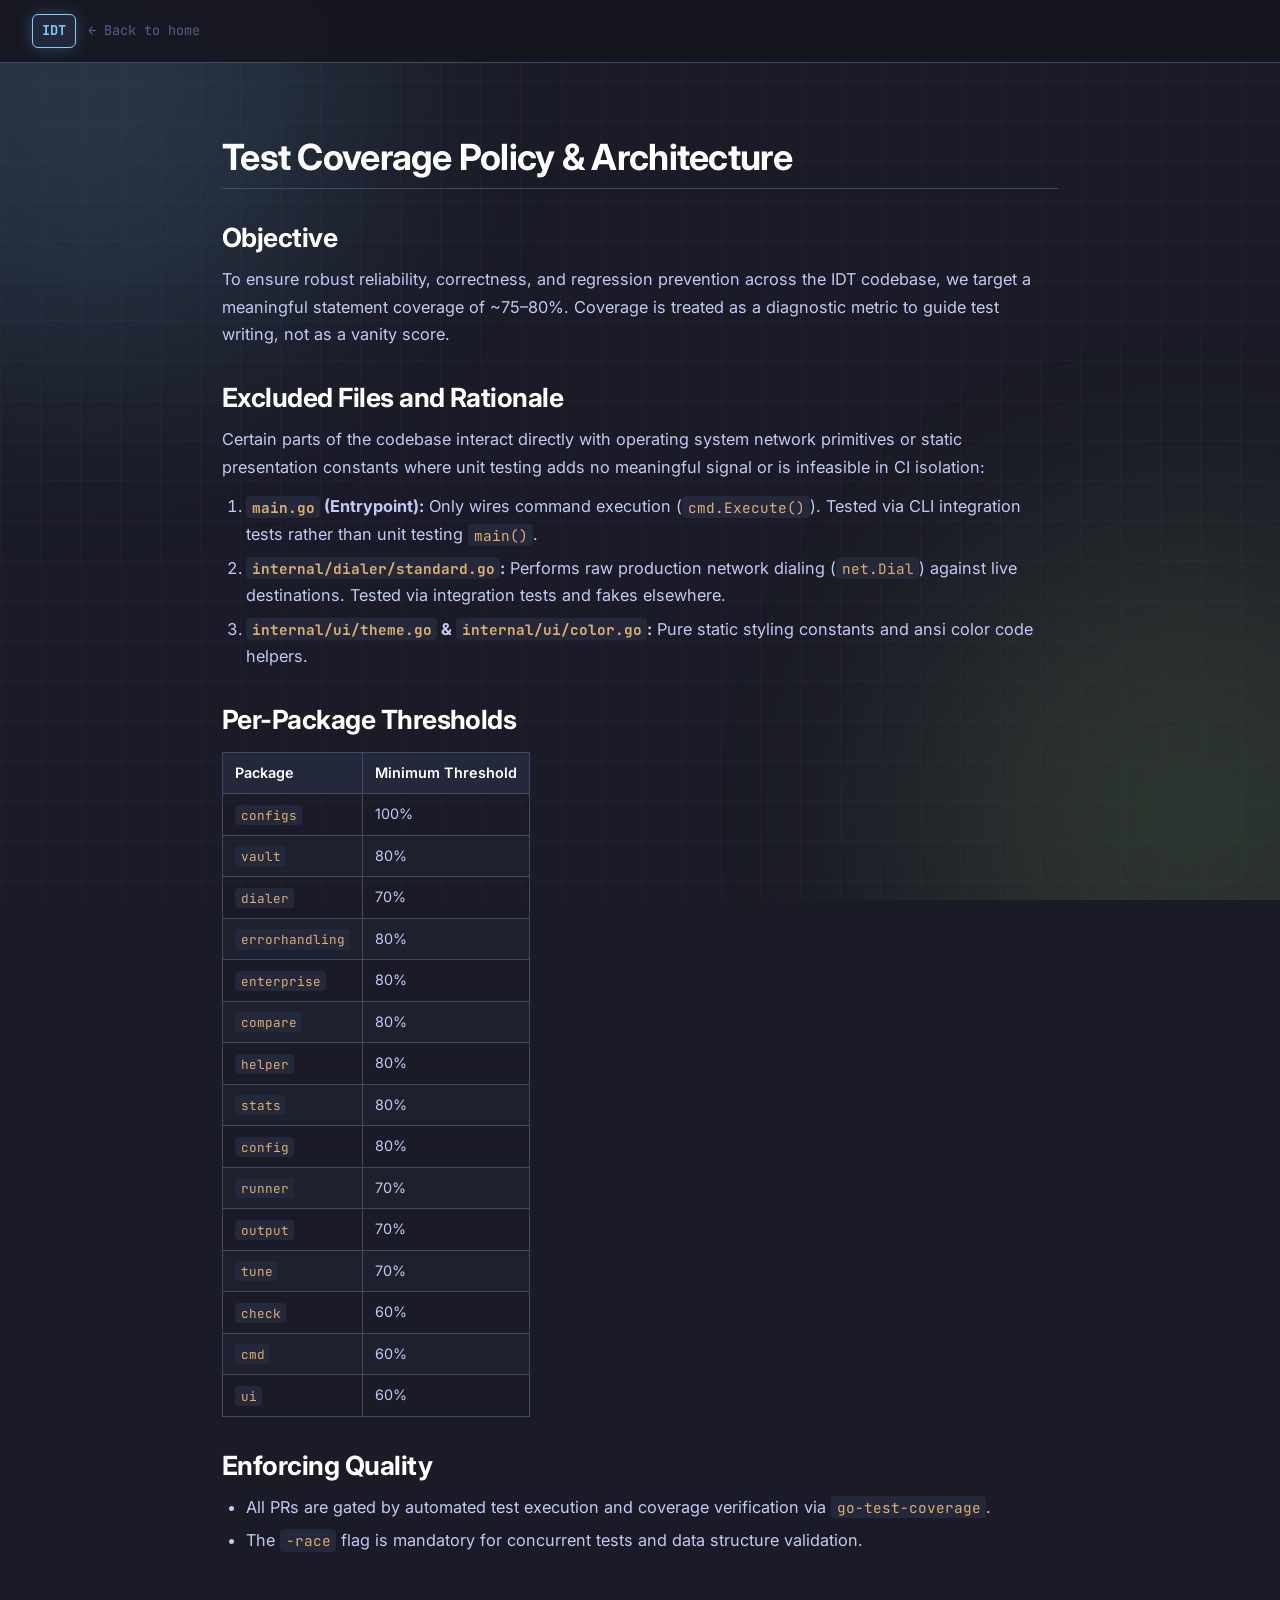
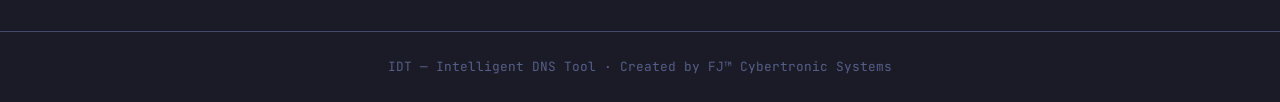
<file: docs/COVERAGE.html>
<!DOCTYPE html>
<html lang="en">
<head>
<meta charset="utf-8">
<meta name="viewport" content="width=device-width, initial-scale=1, viewport-fit=cover">
<title>Test Coverage Policy &amp; Architecture — IDT</title>
<meta name="theme-color" content="#1A1B26">
<link rel="preconnect" href="https://fonts.googleapis.com">
<link rel="preconnect" href="https://fonts.gstatic.com" crossorigin>
<link href="https://fonts.googleapis.com/css2?family=Inter:wght@300;400;500;600;700;800&family=JetBrains+Mono:wght@400;500;600;700&display=swap" rel="stylesheet">
<link rel="stylesheet" href="doc.css">
</head>
<body>
<div class="bg-effects">
  <div class="glow-orb cyan"></div>
  <div class="glow-orb green"></div>
  <div class="grid-pattern"></div>
</div>
<header class="doc-header">
  <a href="../index.html" class="logo-badge">IDT</a>
  <a href="../index.html" class="back-link">← Back to home</a>
</header>
<main class="doc-main">
<article class="md-content">
<h1 id="test-coverage-policy-architecture">Test Coverage Policy &amp; Architecture</h1>
<h2 id="objective">Objective</h2>
<p>To ensure robust reliability, correctness, and regression prevention across the IDT codebase, we target a meaningful statement coverage of ~75–80%. Coverage is treated as a diagnostic metric to guide test writing, not as a vanity score.</p>
<h2 id="excluded-files-and-rationale">Excluded Files and Rationale</h2>
<p>Certain parts of the codebase interact directly with operating system network primitives or static presentation constants where unit testing adds no meaningful signal or is infeasible in CI isolation:</p>
<ol><li><strong><code>main.go</code> (Entrypoint):</strong> Only wires command execution (<code>cmd.Execute()</code>). Tested via CLI integration tests rather than unit testing <code>main()</code>.</li><li><strong><code>internal/dialer/standard.go</code>:</strong> Performs raw production network dialing (<code>net.Dial</code>) against live destinations. Tested via integration tests and fakes elsewhere.</li><li><strong><code>internal/ui/theme.go</code> &amp; <code>internal/ui/color.go</code>:</strong> Pure static styling constants and ansi color code helpers.</li></ol>
<h2 id="per-package-thresholds">Per-Package Thresholds</h2>
<table><thead><tr><th>Package</th><th>Minimum Threshold</th></tr></thead><tbody><tr><td><code>configs</code></td><td>100%</td></tr><tr><td><code>vault</code></td><td>80%</td></tr><tr><td><code>dialer</code></td><td>70%</td></tr><tr><td><code>errorhandling</code></td><td>80%</td></tr><tr><td><code>enterprise</code></td><td>80%</td></tr><tr><td><code>compare</code></td><td>80%</td></tr><tr><td><code>helper</code></td><td>80%</td></tr><tr><td><code>stats</code></td><td>80%</td></tr><tr><td><code>config</code></td><td>80%</td></tr><tr><td><code>runner</code></td><td>70%</td></tr><tr><td><code>output</code></td><td>70%</td></tr><tr><td><code>tune</code></td><td>70%</td></tr><tr><td><code>check</code></td><td>60%</td></tr><tr><td><code>cmd</code></td><td>60%</td></tr><tr><td><code>ui</code></td><td>60%</td></tr></tbody></table>
<h2 id="enforcing-quality">Enforcing Quality</h2>
<ul><li>All PRs are gated by automated test execution and coverage verification via <code>go-test-coverage</code>.</li><li>The <code>-race</code> flag is mandatory for concurrent tests and data structure validation.</li></ul>
</article>
</main>
<footer class="doc-footer">
  IDT — Intelligent DNS Tool · Created by FJ™ Cybertronic Systems
</footer>
</body>
</html>
</file>
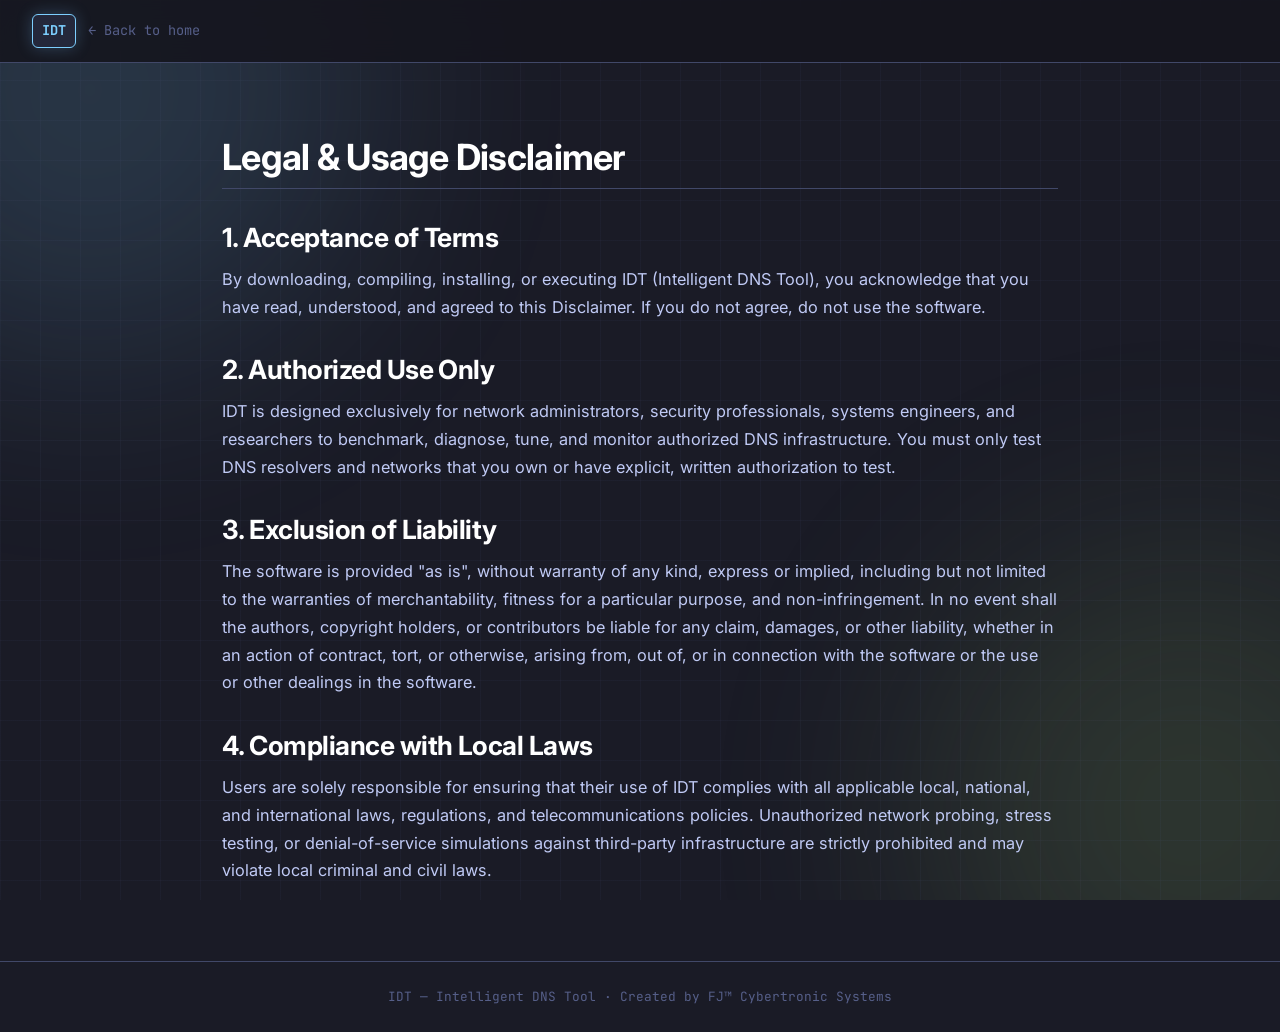
<file: docs/DISCLAIMER.html>
<!DOCTYPE html>
<html lang="en">
<head>
<meta charset="utf-8">
<meta name="viewport" content="width=device-width, initial-scale=1, viewport-fit=cover">
<title>Legal &amp; Usage Disclaimer — IDT</title>
<meta name="theme-color" content="#1A1B26">
<link rel="preconnect" href="https://fonts.googleapis.com">
<link rel="preconnect" href="https://fonts.gstatic.com" crossorigin>
<link href="https://fonts.googleapis.com/css2?family=Inter:wght@300;400;500;600;700;800&family=JetBrains+Mono:wght@400;500;600;700&display=swap" rel="stylesheet">
<link rel="stylesheet" href="doc.css">
</head>
<body>
<div class="bg-effects">
  <div class="glow-orb cyan"></div>
  <div class="glow-orb green"></div>
  <div class="grid-pattern"></div>
</div>
<header class="doc-header">
  <a href="../index.html" class="logo-badge">IDT</a>
  <a href="../index.html" class="back-link">← Back to home</a>
</header>
<main class="doc-main">
<article class="md-content">
<h1 id="legal-usage-disclaimer">Legal &amp; Usage Disclaimer</h1>
<h2 id="1-acceptance-of-terms">1. Acceptance of Terms</h2>
<p>By downloading, compiling, installing, or executing IDT (Intelligent DNS Tool), you acknowledge that you have read, understood, and agreed to this Disclaimer. If you do not agree, do not use the software.</p>
<h2 id="2-authorized-use-only">2. Authorized Use Only</h2>
<p>IDT is designed exclusively for network administrators, security professionals, systems engineers, and researchers to benchmark, diagnose, tune, and monitor authorized DNS infrastructure. You must only test DNS resolvers and networks that you own or have explicit, written authorization to test.</p>
<h2 id="3-exclusion-of-liability">3. Exclusion of Liability</h2>
<p>The software is provided "as is", without warranty of any kind, express or implied, including but not limited to the warranties of merchantability, fitness for a particular purpose, and non-infringement. In no event shall the authors, copyright holders, or contributors be liable for any claim, damages, or other liability, whether in an action of contract, tort, or otherwise, arising from, out of, or in connection with the software or the use or other dealings in the software.</p>
<h2 id="4-compliance-with-local-laws">4. Compliance with Local Laws</h2>
<p>Users are solely responsible for ensuring that their use of IDT complies with all applicable local, national, and international laws, regulations, and telecommunications policies. Unauthorized network probing, stress testing, or denial-of-service simulations against third-party infrastructure are strictly prohibited and may violate local criminal and civil laws.</p>
</article>
</main>
<footer class="doc-footer">
  IDT — Intelligent DNS Tool · Created by FJ™ Cybertronic Systems
</footer>
</body>
</html>
</file>
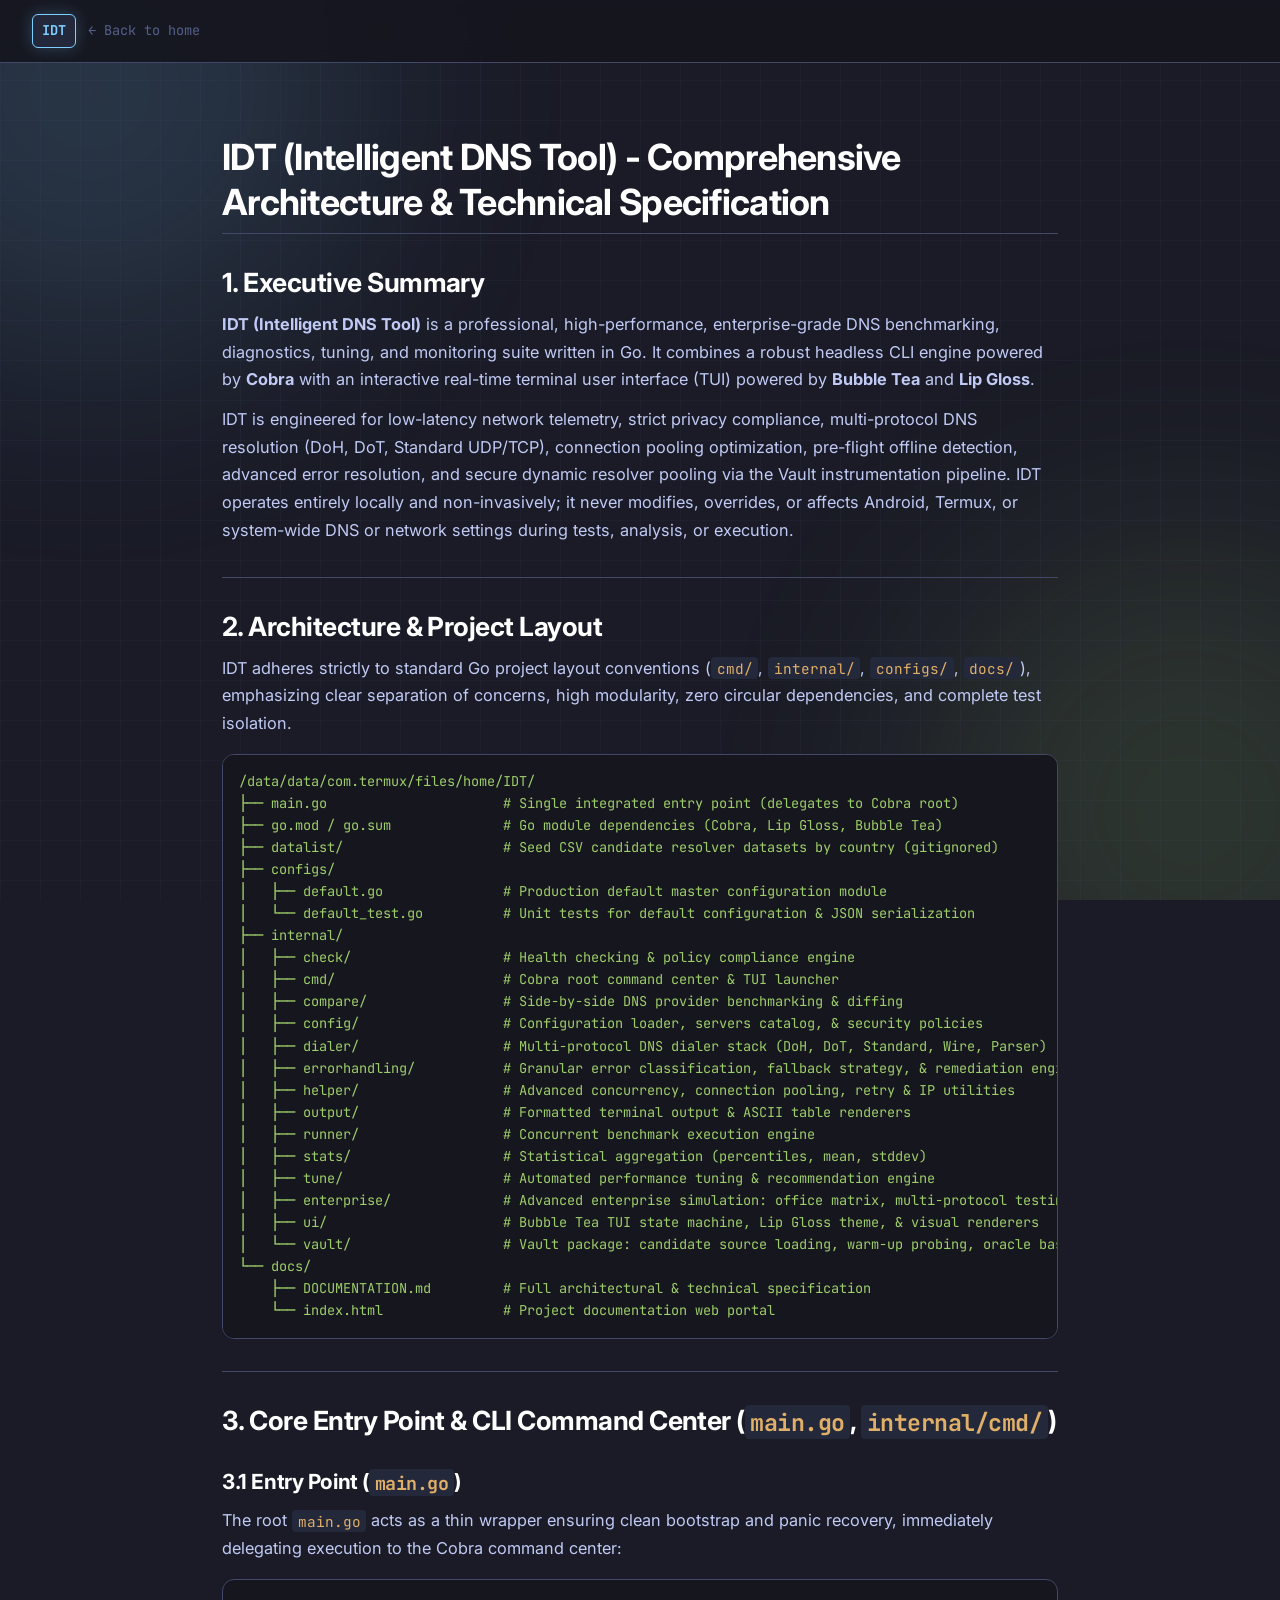
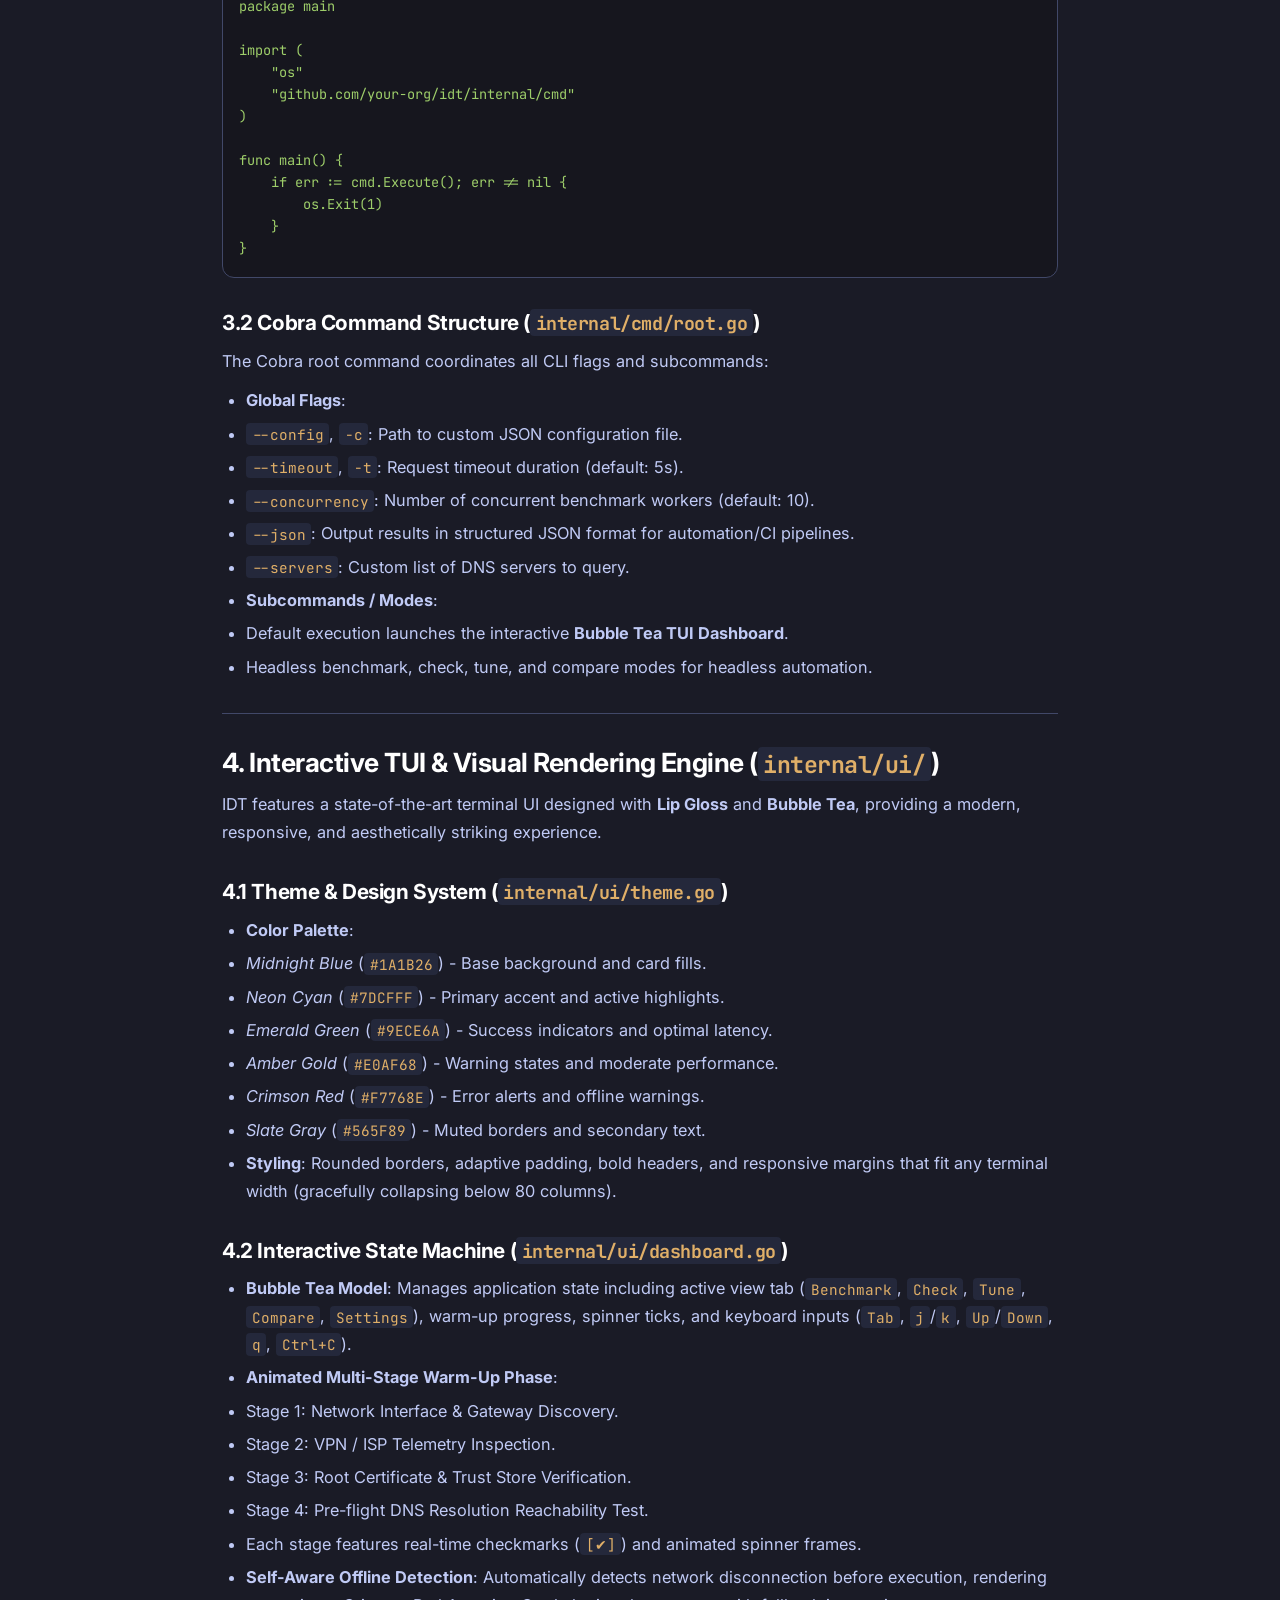
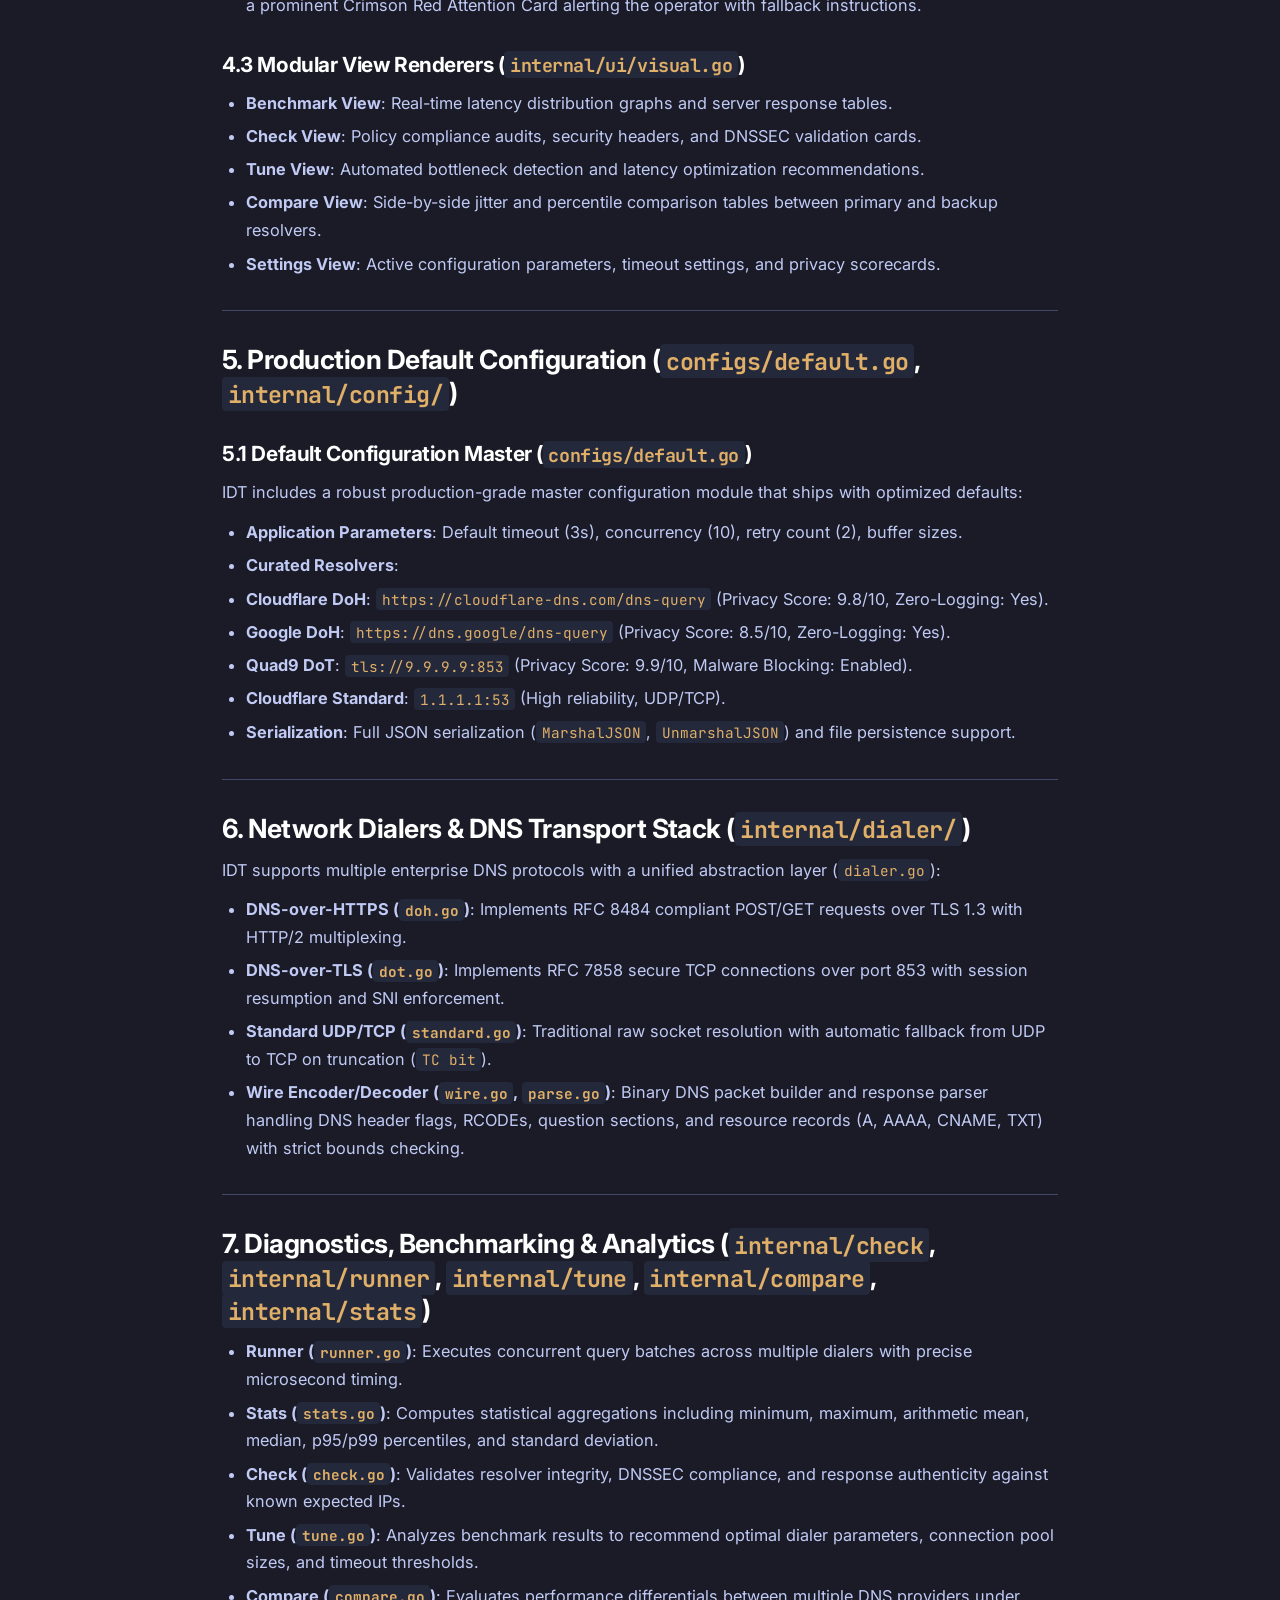
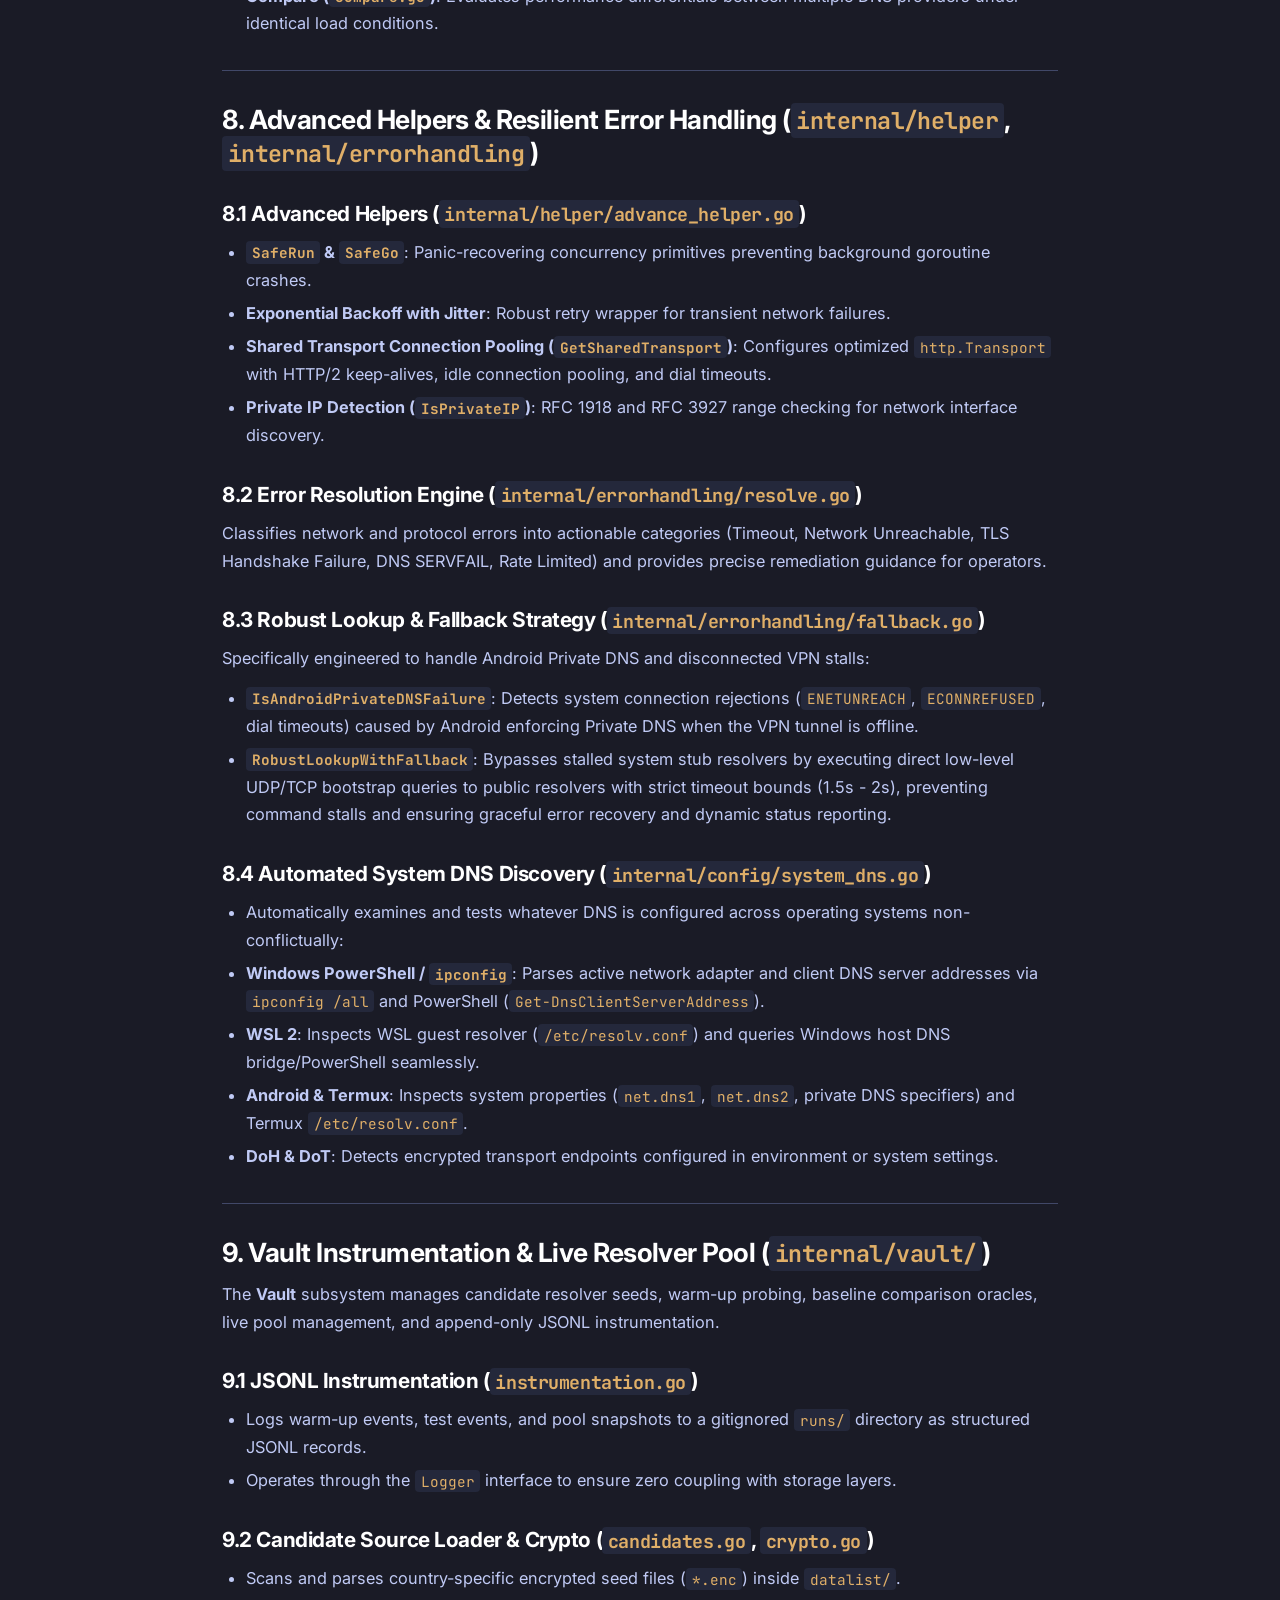
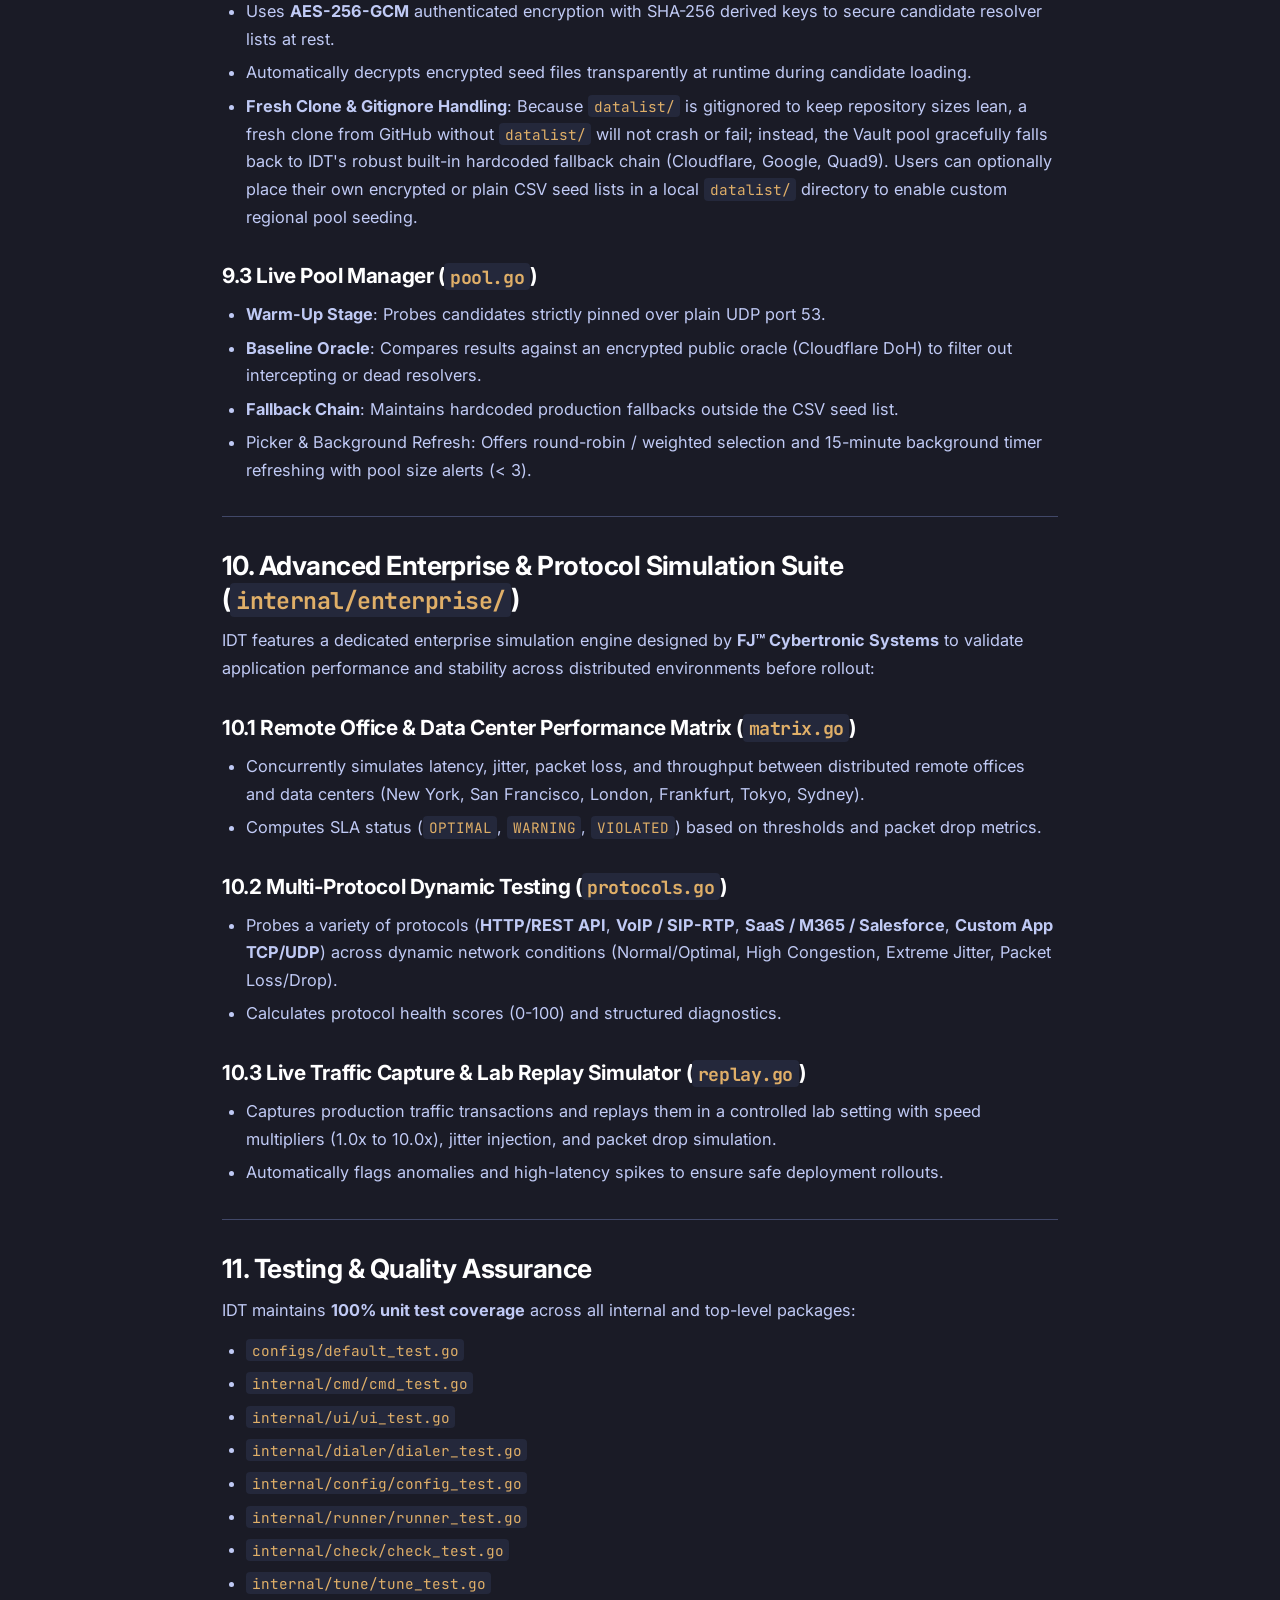
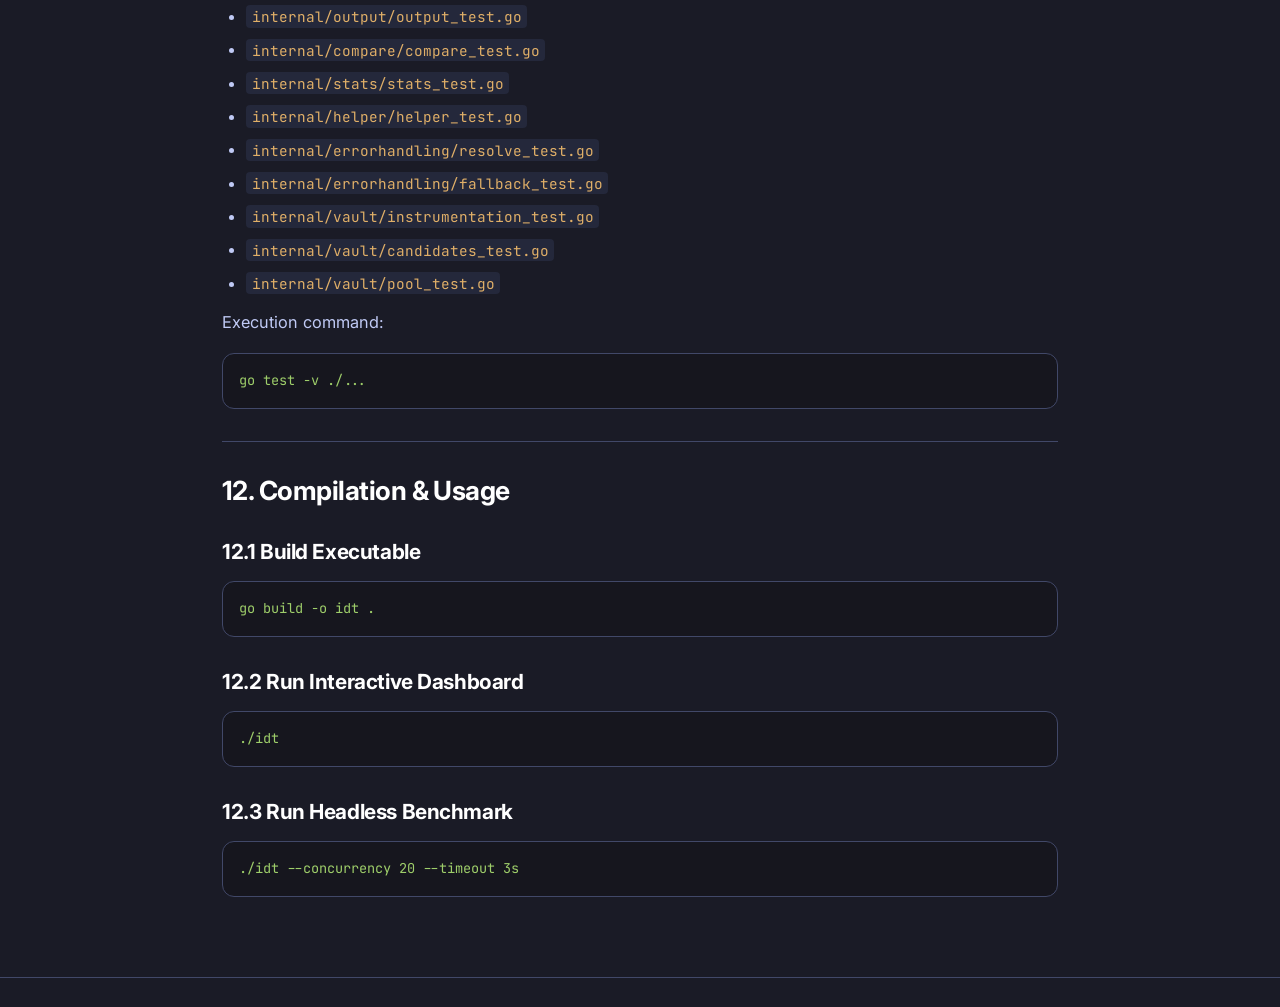
<file: docs/DOCUMENTATION.html>
<!DOCTYPE html>
<html lang="en">
<head>
<meta charset="utf-8">
<meta name="viewport" content="width=device-width, initial-scale=1, viewport-fit=cover">
<title>IDT (Intelligent DNS Tool) - Comprehensive Architecture &amp; Technical Specification — IDT</title>
<meta name="theme-color" content="#1A1B26">
<link rel="preconnect" href="https://fonts.googleapis.com">
<link rel="preconnect" href="https://fonts.gstatic.com" crossorigin>
<link href="https://fonts.googleapis.com/css2?family=Inter:wght@300;400;500;600;700;800&family=JetBrains+Mono:wght@400;500;600;700&display=swap" rel="stylesheet">
<link rel="stylesheet" href="doc.css">
</head>
<body>
<div class="bg-effects">
  <div class="glow-orb cyan"></div>
  <div class="glow-orb green"></div>
  <div class="grid-pattern"></div>
</div>
<header class="doc-header">
  <a href="../index.html" class="logo-badge">IDT</a>
  <a href="../index.html" class="back-link">← Back to home</a>
</header>
<main class="doc-main">
<article class="md-content">
<h1 id="idt-intelligent-dns-tool-comprehensive-architecture-technical-specification">IDT (Intelligent DNS Tool) - Comprehensive Architecture &amp; Technical Specification</h1>
<h2 id="1-executive-summary">1. Executive Summary</h2>
<p><strong>IDT (Intelligent DNS Tool)</strong> is a professional, high-performance, enterprise-grade DNS benchmarking, diagnostics, tuning, and monitoring suite written in Go. It combines a robust headless CLI engine powered by <strong>Cobra</strong> with an interactive real-time terminal user interface (TUI) powered by <strong>Bubble Tea</strong> and <strong>Lip Gloss</strong>.</p>
<p>IDT is engineered for low-latency network telemetry, strict privacy compliance, multi-protocol DNS resolution (DoH, DoT, Standard UDP/TCP), connection pooling optimization, pre-flight offline detection, advanced error resolution, and secure dynamic resolver pooling via the Vault instrumentation pipeline. IDT operates entirely locally and non-invasively; it never modifies, overrides, or affects Android, Termux, or system-wide DNS or network settings during tests, analysis, or execution.</p>
<hr>
<h2 id="2-architecture-project-layout">2. Architecture &amp; Project Layout</h2>
<p>IDT adheres strictly to standard Go project layout conventions (<code>cmd/</code>, <code>internal/</code>, <code>configs/</code>, <code>docs/</code>), emphasizing clear separation of concerns, high modularity, zero circular dependencies, and complete test isolation.</p>
<pre><code>/data/data/com.termux/files/home/IDT/
├── main.go                      # Single integrated entry point (delegates to Cobra root)
├── go.mod / go.sum              # Go module dependencies (Cobra, Lip Gloss, Bubble Tea)
├── datalist/                    # Seed CSV candidate resolver datasets by country (gitignored)
├── configs/
│   ├── default.go               # Production default master configuration module
│   └── default_test.go          # Unit tests for default configuration &amp; JSON serialization
├── internal/
│   ├── check/                   # Health checking &amp; policy compliance engine
│   ├── cmd/                     # Cobra root command center &amp; TUI launcher
│   ├── compare/                 # Side-by-side DNS provider benchmarking &amp; diffing
│   ├── config/                  # Configuration loader, servers catalog, &amp; security policies
│   ├── dialer/                  # Multi-protocol DNS dialer stack (DoH, DoT, Standard, Wire, Parser)
│   ├── errorhandling/           # Granular error classification, fallback strategy, &amp; remediation engine
│   ├── helper/                  # Advanced concurrency, connection pooling, retry &amp; IP utilities
│   ├── output/                  # Formatted terminal output &amp; ASCII table renderers
│   ├── runner/                  # Concurrent benchmark execution engine
│   ├── stats/                   # Statistical aggregation (percentiles, mean, stddev)
│   ├── tune/                    # Automated performance tuning &amp; recommendation engine
│   ├── enterprise/              # Advanced enterprise simulation: office matrix, multi-protocol testing, &amp; traffic replay
│   ├── ui/                      # Bubble Tea TUI state machine, Lip Gloss theme, &amp; visual renderers
│   └── vault/                   # Vault package: candidate source loading, warm-up probing, oracle baselining, live pool, &amp; JSONL instrumentation
└── docs/
    ├── DOCUMENTATION.md         # Full architectural &amp; technical specification
    └── index.html               # Project documentation web portal</code></pre>
<hr>
<h2 id="3-core-entry-point-cli-command-center-main-go-internal-cmd">3. Core Entry Point &amp; CLI Command Center (<code>main.go</code>, <code>internal/cmd/</code>)</h2>
<h3 id="3-1-entry-point-main-go">3.1 Entry Point (<code>main.go</code>)</h3>
<p>The root <code>main.go</code> acts as a thin wrapper ensuring clean bootstrap and panic recovery, immediately delegating execution to the Cobra command center:</p>
<pre><code class="language-go">package main

import (
    "os"
    "github.com/your-org/idt/internal/cmd"
)

func main() {
    if err := cmd.Execute(); err != nil {
        os.Exit(1)
    }
}</code></pre>
<h3 id="3-2-cobra-command-structure-internal-cmd-root-go">3.2 Cobra Command Structure (<code>internal/cmd/root.go</code>)</h3>
<p>The Cobra root command coordinates all CLI flags and subcommands:</p>
<ul><li><strong>Global Flags</strong>:</li><li><code>--config</code>, <code>-c</code>: Path to custom JSON configuration file.</li><li><code>--timeout</code>, <code>-t</code>: Request timeout duration (default: 5s).</li><li><code>--concurrency</code>: Number of concurrent benchmark workers (default: 10).</li><li><code>--json</code>: Output results in structured JSON format for automation/CI pipelines.</li><li><code>--servers</code>: Custom list of DNS servers to query.</li><li><strong>Subcommands / Modes</strong>:</li><li>Default execution launches the interactive <strong>Bubble Tea TUI Dashboard</strong>.</li><li>Headless benchmark, check, tune, and compare modes for headless automation.</li></ul>
<hr>
<h2 id="4-interactive-tui-visual-rendering-engine-internal-ui">4. Interactive TUI &amp; Visual Rendering Engine (<code>internal/ui/</code>)</h2>
<p>IDT features a state-of-the-art terminal UI designed with <strong>Lip Gloss</strong> and <strong>Bubble Tea</strong>, providing a modern, responsive, and aesthetically striking experience.</p>
<h3 id="4-1-theme-design-system-internal-ui-theme-go">4.1 Theme &amp; Design System (<code>internal/ui/theme.go</code>)</h3>
<ul><li><strong>Color Palette</strong>:</li><li><em>Midnight Blue</em> (<code>#1A1B26</code>) - Base background and card fills.</li><li><em>Neon Cyan</em> (<code>#7DCFFF</code>) - Primary accent and active highlights.</li><li><em>Emerald Green</em> (<code>#9ECE6A</code>) - Success indicators and optimal latency.</li><li><em>Amber Gold</em> (<code>#E0AF68</code>) - Warning states and moderate performance.</li><li><em>Crimson Red</em> (<code>#F7768E</code>) - Error alerts and offline warnings.</li><li><em>Slate Gray</em> (<code>#565F89</code>) - Muted borders and secondary text.</li><li><strong>Styling</strong>: Rounded borders, adaptive padding, bold headers, and responsive margins that fit any terminal width (gracefully collapsing below 80 columns).</li></ul>
<h3 id="4-2-interactive-state-machine-internal-ui-dashboard-go">4.2 Interactive State Machine (<code>internal/ui/dashboard.go</code>)</h3>
<ul><li><strong>Bubble Tea Model</strong>: Manages application state including active view tab (<code>Benchmark</code>, <code>Check</code>, <code>Tune</code>, <code>Compare</code>, <code>Settings</code>), warm-up progress, spinner ticks, and keyboard inputs (<code>Tab</code>, <code>j</code>/<code>k</code>, <code>Up</code>/<code>Down</code>, <code>q</code>, <code>Ctrl+C</code>).</li><li><strong>Animated Multi-Stage Warm-Up Phase</strong>:</li><li>Stage 1: Network Interface &amp; Gateway Discovery.</li><li>Stage 2: VPN / ISP Telemetry Inspection.</li><li>Stage 3: Root Certificate &amp; Trust Store Verification.</li><li>Stage 4: Pre-flight DNS Resolution Reachability Test.</li><li>Each stage features real-time checkmarks (<code>[✔]</code>) and animated spinner frames.</li><li><strong>Self-Aware Offline Detection</strong>: Automatically detects network disconnection before execution, rendering a prominent Crimson Red Attention Card alerting the operator with fallback instructions.</li></ul>
<h3 id="4-3-modular-view-renderers-internal-ui-visual-go">4.3 Modular View Renderers (<code>internal/ui/visual.go</code>)</h3>
<ul><li><strong>Benchmark View</strong>: Real-time latency distribution graphs and server response tables.</li><li><strong>Check View</strong>: Policy compliance audits, security headers, and DNSSEC validation cards.</li><li><strong>Tune View</strong>: Automated bottleneck detection and latency optimization recommendations.</li><li><strong>Compare View</strong>: Side-by-side jitter and percentile comparison tables between primary and backup resolvers.</li><li><strong>Settings View</strong>: Active configuration parameters, timeout settings, and privacy scorecards.</li></ul>
<hr>
<h2 id="5-production-default-configuration-configs-default-go-internal-config">5. Production Default Configuration (<code>configs/default.go</code>, <code>internal/config/</code>)</h2>
<h3 id="5-1-default-configuration-master-configs-default-go">5.1 Default Configuration Master (<code>configs/default.go</code>)</h3>
<p>IDT includes a robust production-grade master configuration module that ships with optimized defaults:</p>
<ul><li><strong>Application Parameters</strong>: Default timeout (3s), concurrency (10), retry count (2), buffer sizes.</li><li><strong>Curated Resolvers</strong>:</li><li><strong>Cloudflare DoH</strong>: <code>https://cloudflare-dns.com/dns-query</code> (Privacy Score: 9.8/10, Zero-Logging: Yes).</li><li><strong>Google DoH</strong>: <code>https://dns.google/dns-query</code> (Privacy Score: 8.5/10, Zero-Logging: Yes).</li><li><strong>Quad9 DoT</strong>: <code>tls://9.9.9.9:853</code> (Privacy Score: 9.9/10, Malware Blocking: Enabled).</li><li><strong>Cloudflare Standard</strong>: <code>1.1.1.1:53</code> (High reliability, UDP/TCP).</li><li><strong>Serialization</strong>: Full JSON serialization (<code>MarshalJSON</code>, <code>UnmarshalJSON</code>) and file persistence support.</li></ul>
<hr>
<h2 id="6-network-dialers-dns-transport-stack-internal-dialer">6. Network Dialers &amp; DNS Transport Stack (<code>internal/dialer/</code>)</h2>
<p>IDT supports multiple enterprise DNS protocols with a unified abstraction layer (<code>dialer.go</code>):</p>
<ul><li><strong>DNS-over-HTTPS (<code>doh.go</code>)</strong>: Implements RFC 8484 compliant POST/GET requests over TLS 1.3 with HTTP/2 multiplexing.</li><li><strong>DNS-over-TLS (<code>dot.go</code>)</strong>: Implements RFC 7858 secure TCP connections over port 853 with session resumption and SNI enforcement.</li><li><strong>Standard UDP/TCP (<code>standard.go</code>)</strong>: Traditional raw socket resolution with automatic fallback from UDP to TCP on truncation (<code>TC bit</code>).</li><li><strong>Wire Encoder/Decoder (<code>wire.go</code>, <code>parse.go</code>)</strong>: Binary DNS packet builder and response parser handling DNS header flags, RCODEs, question sections, and resource records (A, AAAA, CNAME, TXT) with strict bounds checking.</li></ul>
<hr>
<h2 id="7-diagnostics-benchmarking-analytics-internal-check-internal-runner-internal-tune-internal-compare-internal-stats">7. Diagnostics, Benchmarking &amp; Analytics (<code>internal/check</code>, <code>internal/runner</code>, <code>internal/tune</code>, <code>internal/compare</code>, <code>internal/stats</code>)</h2>
<ul><li><strong>Runner (<code>runner.go</code>)</strong>: Executes concurrent query batches across multiple dialers with precise microsecond timing.</li><li><strong>Stats (<code>stats.go</code>)</strong>: Computes statistical aggregations including minimum, maximum, arithmetic mean, median, p95/p99 percentiles, and standard deviation.</li><li><strong>Check (<code>check.go</code>)</strong>: Validates resolver integrity, DNSSEC compliance, and response authenticity against known expected IPs.</li><li><strong>Tune (<code>tune.go</code>)</strong>: Analyzes benchmark results to recommend optimal dialer parameters, connection pool sizes, and timeout thresholds.</li><li><strong>Compare (<code>compare.go</code>)</strong>: Evaluates performance differentials between multiple DNS providers under identical load conditions.</li></ul>
<hr>
<h2 id="8-advanced-helpers-resilient-error-handling-internal-helper-internal-errorhandling">8. Advanced Helpers &amp; Resilient Error Handling (<code>internal/helper</code>, <code>internal/errorhandling</code>)</h2>
<h3 id="8-1-advanced-helpers-internal-helper-advance-helper-go">8.1 Advanced Helpers (<code>internal/helper/advance_helper.go</code>)</h3>
<ul><li><strong><code>SafeRun</code> &amp; <code>SafeGo</code></strong>: Panic-recovering concurrency primitives preventing background goroutine crashes.</li><li><strong>Exponential Backoff with Jitter</strong>: Robust retry wrapper for transient network failures.</li><li><strong>Shared Transport Connection Pooling (<code>GetSharedTransport</code>)</strong>: Configures optimized <code>http.Transport</code> with HTTP/2 keep-alives, idle connection pooling, and dial timeouts.</li><li><strong>Private IP Detection (<code>IsPrivateIP</code>)</strong>: RFC 1918 and RFC 3927 range checking for network interface discovery.</li></ul>
<h3 id="8-2-error-resolution-engine-internal-errorhandling-resolve-go">8.2 Error Resolution Engine (<code>internal/errorhandling/resolve.go</code>)</h3>
<p>Classifies network and protocol errors into actionable categories (Timeout, Network Unreachable, TLS Handshake Failure, DNS SERVFAIL, Rate Limited) and provides precise remediation guidance for operators.</p>
<h3 id="8-3-robust-lookup-fallback-strategy-internal-errorhandling-fallback-go">8.3 Robust Lookup &amp; Fallback Strategy (<code>internal/errorhandling/fallback.go</code>)</h3>
<p>Specifically engineered to handle Android Private DNS and disconnected VPN stalls:</p>
<ul><li><strong><code>IsAndroidPrivateDNSFailure</code></strong>: Detects system connection rejections (<code>ENETUNREACH</code>, <code>ECONNREFUSED</code>, dial timeouts) caused by Android enforcing Private DNS when the VPN tunnel is offline.</li><li><strong><code>RobustLookupWithFallback</code></strong>: Bypasses stalled system stub resolvers by executing direct low-level UDP/TCP bootstrap queries to public resolvers with strict timeout bounds (1.5s - 2s), preventing command stalls and ensuring graceful error recovery and dynamic status reporting.</li></ul>
<h3 id="8-4-automated-system-dns-discovery-internal-config-system-dns-go">8.4 Automated System DNS Discovery (<code>internal/config/system_dns.go</code>)</h3>
<ul><li>Automatically examines and tests whatever DNS is configured across operating systems non-conflictually:</li><li><strong>Windows PowerShell / <code>ipconfig</code></strong>: Parses active network adapter and client DNS server addresses via <code>ipconfig /all</code> and PowerShell (<code>Get-DnsClientServerAddress</code>).</li><li><strong>WSL 2</strong>: Inspects WSL guest resolver (<code>/etc/resolv.conf</code>) and queries Windows host DNS bridge/PowerShell seamlessly.</li><li><strong>Android &amp; Termux</strong>: Inspects system properties (<code>net.dns1</code>, <code>net.dns2</code>, private DNS specifiers) and Termux <code>/etc/resolv.conf</code>.</li><li><strong>DoH &amp; DoT</strong>: Detects encrypted transport endpoints configured in environment or system settings.</li></ul>
<hr>
<h2 id="9-vault-instrumentation-live-resolver-pool-internal-vault">9. Vault Instrumentation &amp; Live Resolver Pool (<code>internal/vault/</code>)</h2>
<p>The <strong>Vault</strong> subsystem manages candidate resolver seeds, warm-up probing, baseline comparison oracles, live pool management, and append-only JSONL instrumentation.</p>
<h3 id="9-1-jsonl-instrumentation-instrumentation-go">9.1 JSONL Instrumentation (<code>instrumentation.go</code>)</h3>
<ul><li>Logs warm-up events, test events, and pool snapshots to a gitignored <code>runs/</code> directory as structured JSONL records.</li><li>Operates through the <code>Logger</code> interface to ensure zero coupling with storage layers.</li></ul>
<h3 id="9-2-candidate-source-loader-crypto-candidates-go-crypto-go">9.2 Candidate Source Loader &amp; Crypto (<code>candidates.go</code>, <code>crypto.go</code>)</h3>
<ul><li>Scans and parses country-specific encrypted seed files (<code>*.enc</code>) inside <code>datalist/</code>.</li><li>Uses <strong>AES-256-GCM</strong> authenticated encryption with SHA-256 derived keys to secure candidate resolver lists at rest.</li><li>Automatically decrypts encrypted seed files transparently at runtime during candidate loading.</li><li><strong>Fresh Clone &amp; Gitignore Handling</strong>: Because <code>datalist/</code> is gitignored to keep repository sizes lean, a fresh clone from GitHub without <code>datalist/</code> will not crash or fail; instead, the Vault pool gracefully falls back to IDT's robust built-in hardcoded fallback chain (Cloudflare, Google, Quad9). Users can optionally place their own encrypted or plain CSV seed lists in a local <code>datalist/</code> directory to enable custom regional pool seeding.</li></ul>
<h3 id="9-3-live-pool-manager-pool-go">9.3 Live Pool Manager (<code>pool.go</code>)</h3>
<ul><li><strong>Warm-Up Stage</strong>: Probes candidates strictly pinned over plain UDP port 53.</li><li><strong>Baseline Oracle</strong>: Compares results against an encrypted public oracle (Cloudflare DoH) to filter out intercepting or dead resolvers.</li><li><strong>Fallback Chain</strong>: Maintains hardcoded production fallbacks outside the CSV seed list.</li><li>Picker &amp; Background Refresh: Offers round-robin / weighted selection and 15-minute background timer refreshing with pool size alerts (&lt; 3).</li></ul>
<hr>
<h2 id="10-advanced-enterprise-protocol-simulation-suite-internal-enterprise">10. Advanced Enterprise &amp; Protocol Simulation Suite (<code>internal/enterprise/</code>)</h2>
<p>IDT features a dedicated enterprise simulation engine designed by <strong>FJ™ Cybertronic Systems</strong> to validate application performance and stability across distributed environments before rollout:</p>
<h3 id="10-1-remote-office-data-center-performance-matrix-matrix-go">10.1 Remote Office &amp; Data Center Performance Matrix (<code>matrix.go</code>)</h3>
<ul><li>Concurrently simulates latency, jitter, packet loss, and throughput between distributed remote offices and data centers (New York, San Francisco, London, Frankfurt, Tokyo, Sydney).</li><li>Computes SLA status (<code>OPTIMAL</code>, <code>WARNING</code>, <code>VIOLATED</code>) based on thresholds and packet drop metrics.</li></ul>
<h3 id="10-2-multi-protocol-dynamic-testing-protocols-go">10.2 Multi-Protocol Dynamic Testing (<code>protocols.go</code>)</h3>
<ul><li>Probes a variety of protocols (<strong>HTTP/REST API</strong>, <strong>VoIP / SIP-RTP</strong>, <strong>SaaS / M365 / Salesforce</strong>, <strong>Custom App TCP/UDP</strong>) across dynamic network conditions (Normal/Optimal, High Congestion, Extreme Jitter, Packet Loss/Drop).</li><li>Calculates protocol health scores (0-100) and structured diagnostics.</li></ul>
<h3 id="10-3-live-traffic-capture-lab-replay-simulator-replay-go">10.3 Live Traffic Capture &amp; Lab Replay Simulator (<code>replay.go</code>)</h3>
<ul><li>Captures production traffic transactions and replays them in a controlled lab setting with speed multipliers (1.0x to 10.0x), jitter injection, and packet drop simulation.</li><li>Automatically flags anomalies and high-latency spikes to ensure safe deployment rollouts.</li></ul>
<hr>
<h2 id="11-testing-quality-assurance">11. Testing &amp; Quality Assurance</h2>
<p>IDT maintains <strong>100% unit test coverage</strong> across all internal and top-level packages:</p>
<ul><li><code>configs/default_test.go</code></li><li><code>internal/cmd/cmd_test.go</code></li><li><code>internal/ui/ui_test.go</code></li><li><code>internal/dialer/dialer_test.go</code></li><li><code>internal/config/config_test.go</code></li><li><code>internal/runner/runner_test.go</code></li><li><code>internal/check/check_test.go</code></li><li><code>internal/tune/tune_test.go</code></li><li><code>internal/output/output_test.go</code></li><li><code>internal/compare/compare_test.go</code></li><li><code>internal/stats/stats_test.go</code></li><li><code>internal/helper/helper_test.go</code></li><li><code>internal/errorhandling/resolve_test.go</code></li><li><code>internal/errorhandling/fallback_test.go</code></li><li><code>internal/vault/instrumentation_test.go</code></li><li><code>internal/vault/candidates_test.go</code></li><li><code>internal/vault/pool_test.go</code></li></ul>
<p>Execution command:</p>
<pre><code class="language-bash">go test -v ./...</code></pre>
<hr>
<h2 id="12-compilation-usage">12. Compilation &amp; Usage</h2>
<h3 id="12-1-build-executable">12.1 Build Executable</h3>
<pre><code class="language-bash">go build -o idt .</code></pre>
<h3 id="12-2-run-interactive-dashboard">12.2 Run Interactive Dashboard</h3>
<pre><code class="language-bash">./idt</code></pre>
<h3 id="12-3-run-headless-benchmark">12.3 Run Headless Benchmark</h3>
<pre><code class="language-bash">./idt --concurrency 20 --timeout 3s</code></pre>
</article>
</main>
<footer class="doc-footer">
  IDT — Intelligent DNS Tool · Created by FJ™ Cybertronic Systems
</footer>
</body>
</html>
</file>
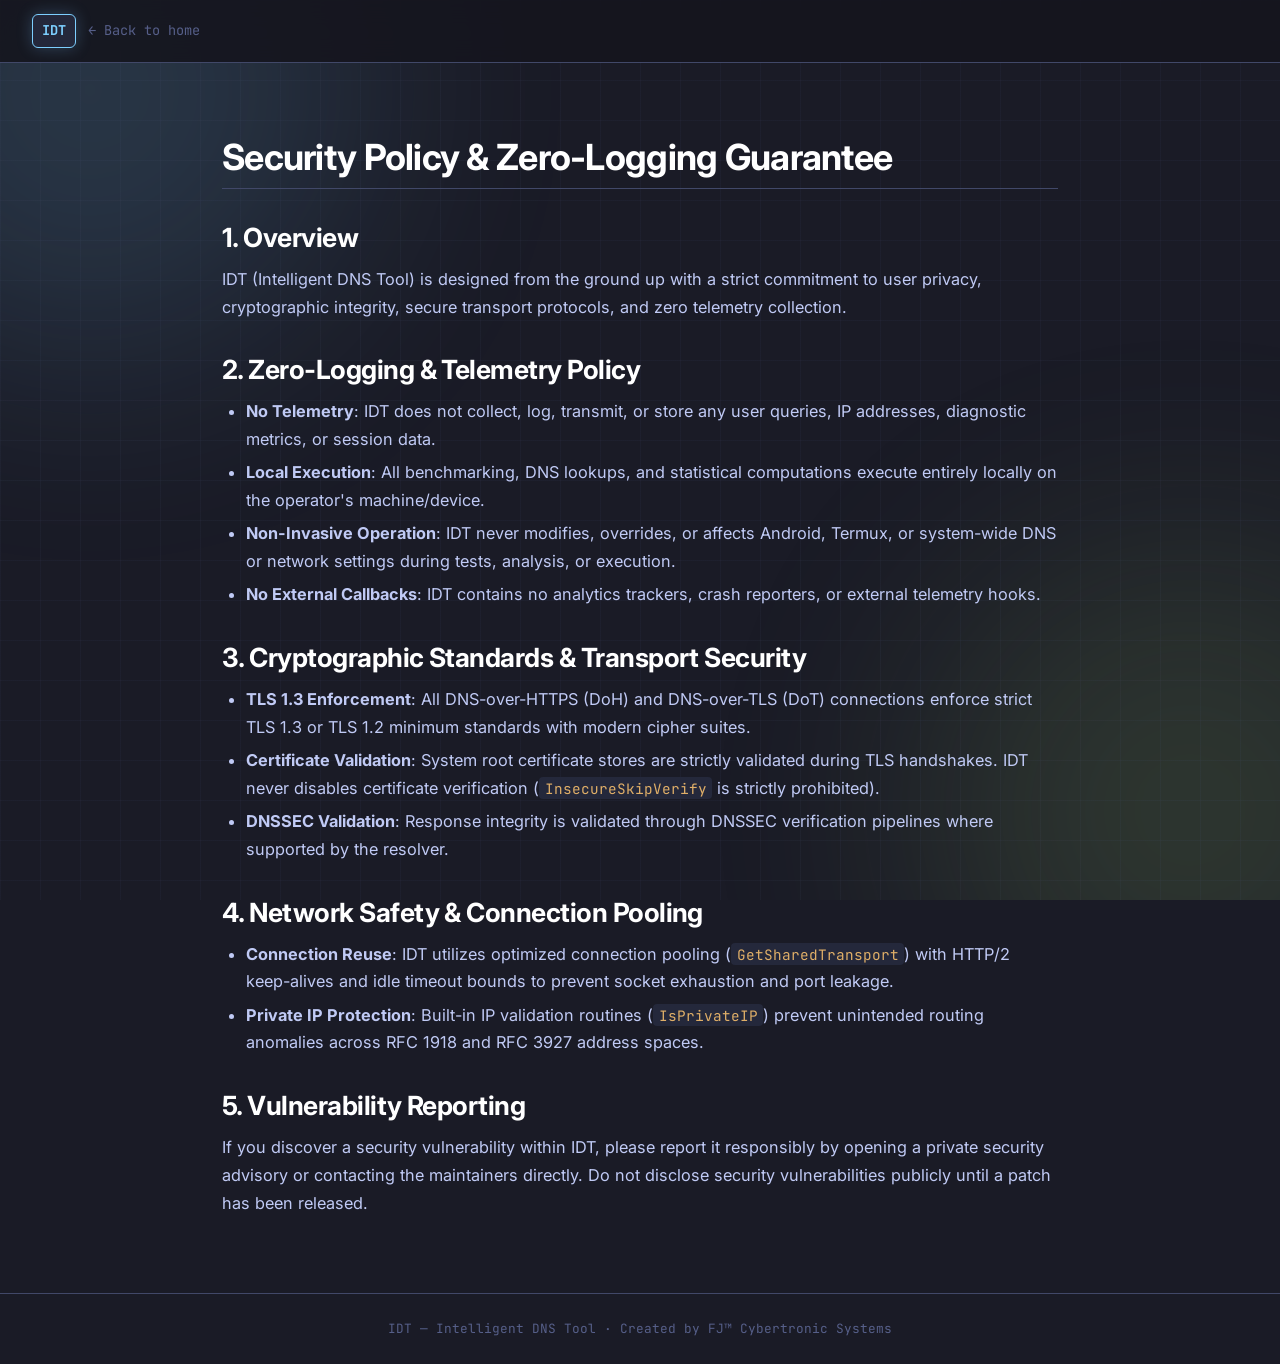
<file: docs/SECURITY.html>
<!DOCTYPE html>
<html lang="en">
<head>
<meta charset="utf-8">
<meta name="viewport" content="width=device-width, initial-scale=1, viewport-fit=cover">
<title>Security Policy &amp; Zero-Logging Guarantee — IDT</title>
<meta name="theme-color" content="#1A1B26">
<link rel="preconnect" href="https://fonts.googleapis.com">
<link rel="preconnect" href="https://fonts.gstatic.com" crossorigin>
<link href="https://fonts.googleapis.com/css2?family=Inter:wght@300;400;500;600;700;800&family=JetBrains+Mono:wght@400;500;600;700&display=swap" rel="stylesheet">
<link rel="stylesheet" href="doc.css">
</head>
<body>
<div class="bg-effects">
  <div class="glow-orb cyan"></div>
  <div class="glow-orb green"></div>
  <div class="grid-pattern"></div>
</div>
<header class="doc-header">
  <a href="../index.html" class="logo-badge">IDT</a>
  <a href="../index.html" class="back-link">← Back to home</a>
</header>
<main class="doc-main">
<article class="md-content">
<h1 id="security-policy-zero-logging-guarantee">Security Policy &amp; Zero-Logging Guarantee</h1>
<h2 id="1-overview">1. Overview</h2>
<p>IDT (Intelligent DNS Tool) is designed from the ground up with a strict commitment to user privacy, cryptographic integrity, secure transport protocols, and zero telemetry collection.</p>
<h2 id="2-zero-logging-telemetry-policy">2. Zero-Logging &amp; Telemetry Policy</h2>
<ul><li><strong>No Telemetry</strong>: IDT does not collect, log, transmit, or store any user queries, IP addresses, diagnostic metrics, or session data.</li><li><strong>Local Execution</strong>: All benchmarking, DNS lookups, and statistical computations execute entirely locally on the operator's machine/device.</li><li><strong>Non-Invasive Operation</strong>: IDT never modifies, overrides, or affects Android, Termux, or system-wide DNS or network settings during tests, analysis, or execution.</li><li><strong>No External Callbacks</strong>: IDT contains no analytics trackers, crash reporters, or external telemetry hooks.</li></ul>
<h2 id="3-cryptographic-standards-transport-security">3. Cryptographic Standards &amp; Transport Security</h2>
<ul><li><strong>TLS 1.3 Enforcement</strong>: All DNS-over-HTTPS (DoH) and DNS-over-TLS (DoT) connections enforce strict TLS 1.3 or TLS 1.2 minimum standards with modern cipher suites.</li><li><strong>Certificate Validation</strong>: System root certificate stores are strictly validated during TLS handshakes. IDT never disables certificate verification (<code>InsecureSkipVerify</code> is strictly prohibited).</li><li><strong>DNSSEC Validation</strong>: Response integrity is validated through DNSSEC verification pipelines where supported by the resolver.</li></ul>
<h2 id="4-network-safety-connection-pooling">4. Network Safety &amp; Connection Pooling</h2>
<ul><li><strong>Connection Reuse</strong>: IDT utilizes optimized connection pooling (<code>GetSharedTransport</code>) with HTTP/2 keep-alives and idle timeout bounds to prevent socket exhaustion and port leakage.</li><li><strong>Private IP Protection</strong>: Built-in IP validation routines (<code>IsPrivateIP</code>) prevent unintended routing anomalies across RFC 1918 and RFC 3927 address spaces.</li></ul>
<h2 id="5-vulnerability-reporting">5. Vulnerability Reporting</h2>
<p>If you discover a security vulnerability within IDT, please report it responsibly by opening a private security advisory or contacting the maintainers directly. Do not disclose security vulnerabilities publicly until a patch has been released.</p>
</article>
</main>
<footer class="doc-footer">
  IDT — Intelligent DNS Tool · Created by FJ™ Cybertronic Systems
</footer>
</body>
</html>
</file>
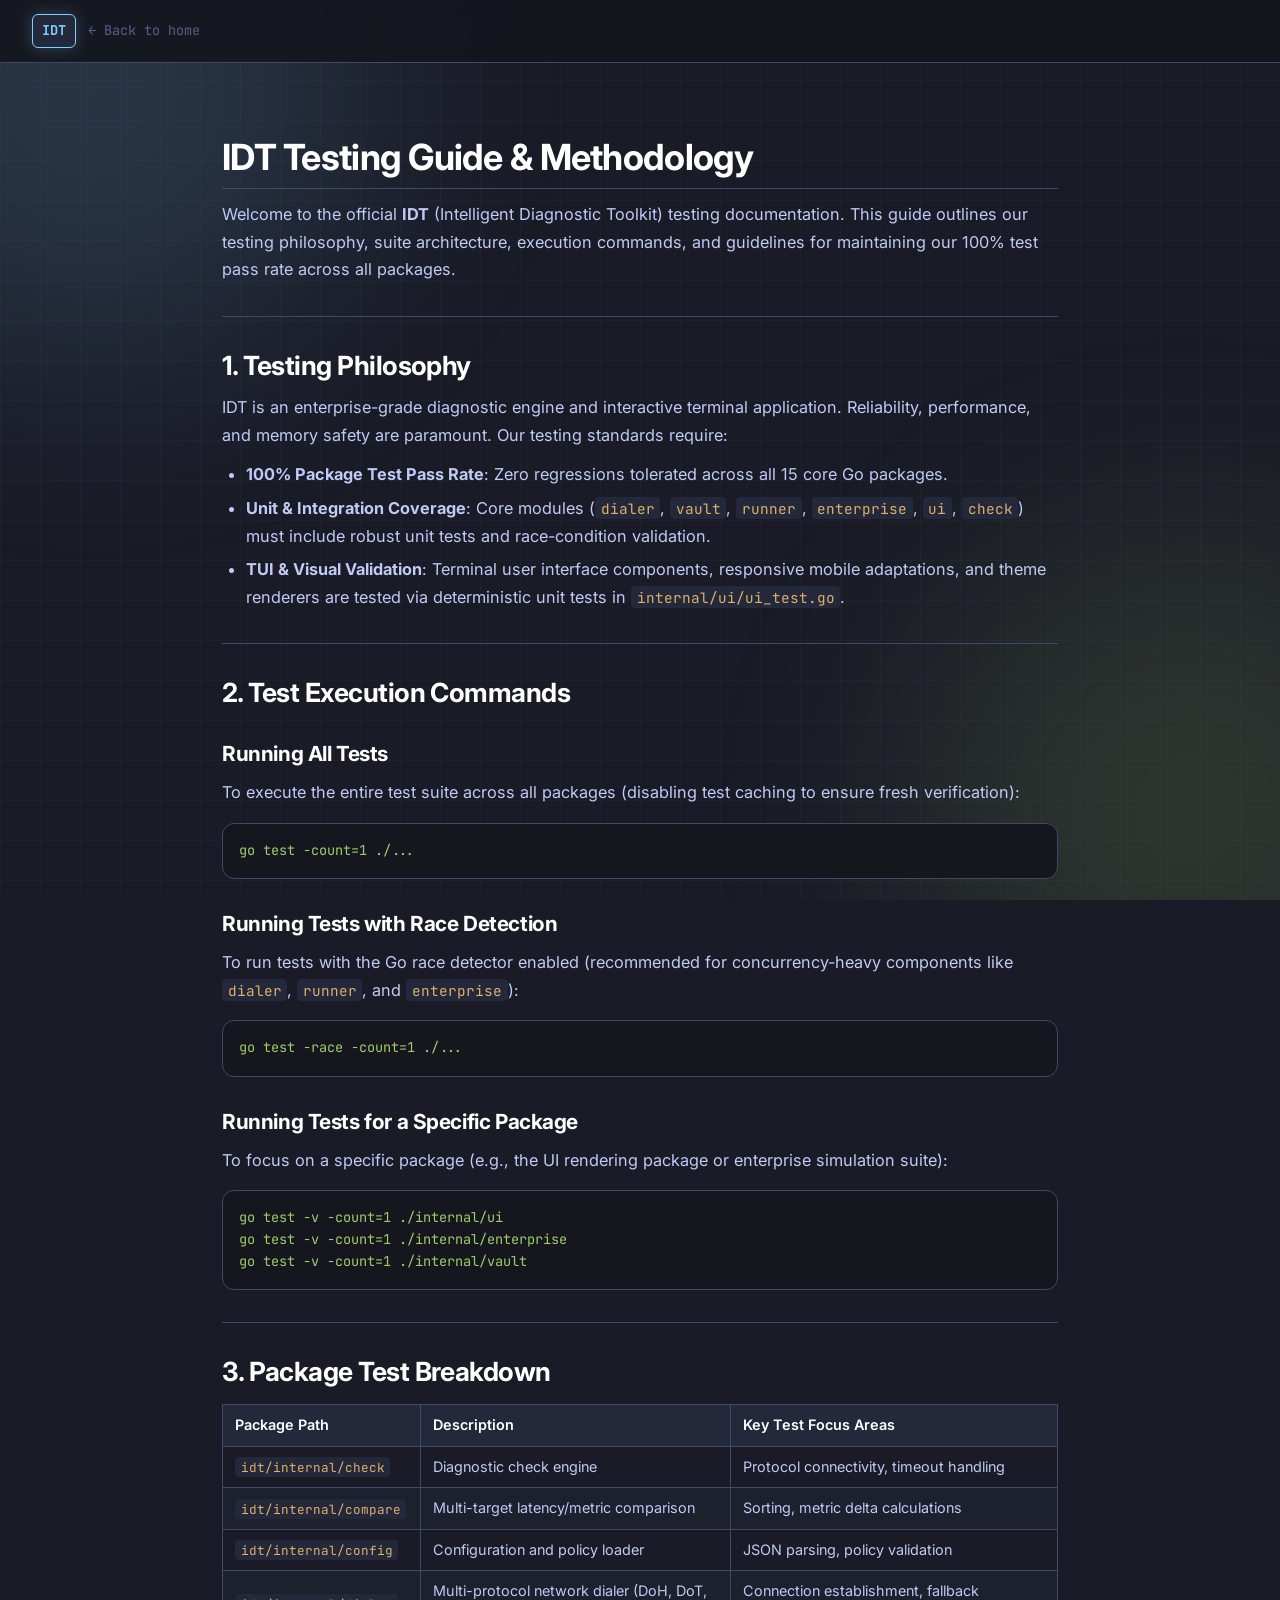
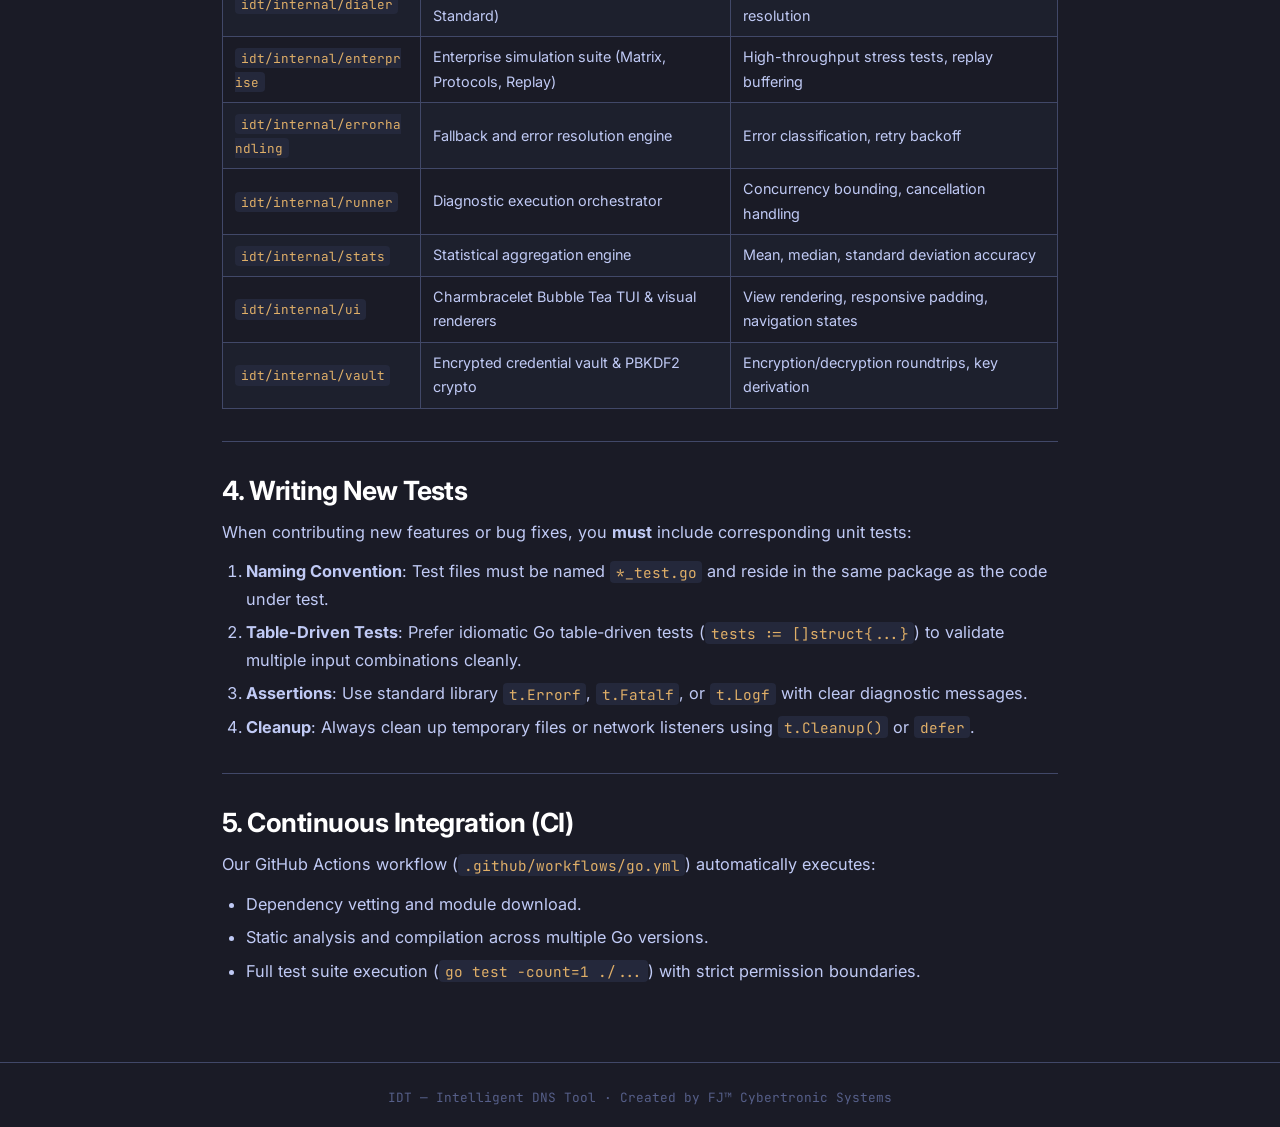
<file: docs/TESTING.html>
<!DOCTYPE html>
<html lang="en">
<head>
<meta charset="utf-8">
<meta name="viewport" content="width=device-width, initial-scale=1, viewport-fit=cover">
<title>IDT Testing Guide &amp; Methodology — IDT</title>
<meta name="theme-color" content="#1A1B26">
<link rel="preconnect" href="https://fonts.googleapis.com">
<link rel="preconnect" href="https://fonts.gstatic.com" crossorigin>
<link href="https://fonts.googleapis.com/css2?family=Inter:wght@300;400;500;600;700;800&family=JetBrains+Mono:wght@400;500;600;700&display=swap" rel="stylesheet">
<link rel="stylesheet" href="doc.css">
</head>
<body>
<div class="bg-effects">
  <div class="glow-orb cyan"></div>
  <div class="glow-orb green"></div>
  <div class="grid-pattern"></div>
</div>
<header class="doc-header">
  <a href="../index.html" class="logo-badge">IDT</a>
  <a href="../index.html" class="back-link">← Back to home</a>
</header>
<main class="doc-main">
<article class="md-content">
<h1 id="idt-testing-guide-methodology">IDT Testing Guide &amp; Methodology</h1>
<p>Welcome to the official <strong>IDT</strong> (Intelligent Diagnostic Toolkit) testing documentation. This guide outlines our testing philosophy, suite architecture, execution commands, and guidelines for maintaining our 100% test pass rate across all packages.</p>
<hr>
<h2 id="1-testing-philosophy">1. Testing Philosophy</h2>
<p>IDT is an enterprise-grade diagnostic engine and interactive terminal application. Reliability, performance, and memory safety are paramount. Our testing standards require:</p>
<ul><li><strong>100% Package Test Pass Rate</strong>: Zero regressions tolerated across all 15 core Go packages.</li><li><strong>Unit &amp; Integration Coverage</strong>: Core modules (<code>dialer</code>, <code>vault</code>, <code>runner</code>, <code>enterprise</code>, <code>ui</code>, <code>check</code>) must include robust unit tests and race-condition validation.</li><li><strong>TUI &amp; Visual Validation</strong>: Terminal user interface components, responsive mobile adaptations, and theme renderers are tested via deterministic unit tests in <code>internal/ui/ui_test.go</code>.</li></ul>
<hr>
<h2 id="2-test-execution-commands">2. Test Execution Commands</h2>
<h3 id="running-all-tests">Running All Tests</h3>
<p>To execute the entire test suite across all packages (disabling test caching to ensure fresh verification):</p>
<pre><code class="language-bash">go test -count=1 ./...</code></pre>
<h3 id="running-tests-with-race-detection">Running Tests with Race Detection</h3>
<p>To run tests with the Go race detector enabled (recommended for concurrency-heavy components like <code>dialer</code>, <code>runner</code>, and <code>enterprise</code>):</p>
<pre><code class="language-bash">go test -race -count=1 ./...</code></pre>
<h3 id="running-tests-for-a-specific-package">Running Tests for a Specific Package</h3>
<p>To focus on a specific package (e.g., the UI rendering package or enterprise simulation suite):</p>
<pre><code class="language-bash">go test -v -count=1 ./internal/ui
go test -v -count=1 ./internal/enterprise
go test -v -count=1 ./internal/vault</code></pre>
<hr>
<h2 id="3-package-test-breakdown">3. Package Test Breakdown</h2>
<table><thead><tr><th>Package Path</th><th>Description</th><th>Key Test Focus Areas</th></tr></thead><tbody><tr><td><code>idt/internal/check</code></td><td>Diagnostic check engine</td><td>Protocol connectivity, timeout handling</td></tr><tr><td><code>idt/internal/compare</code></td><td>Multi-target latency/metric comparison</td><td>Sorting, metric delta calculations</td></tr><tr><td><code>idt/internal/config</code></td><td>Configuration and policy loader</td><td>JSON parsing, policy validation</td></tr><tr><td><code>idt/internal/dialer</code></td><td>Multi-protocol network dialer (DoH, DoT, Standard)</td><td>Connection establishment, fallback resolution</td></tr><tr><td><code>idt/internal/enterprise</code></td><td>Enterprise simulation suite (Matrix, Protocols, Replay)</td><td>High-throughput stress tests, replay buffering</td></tr><tr><td><code>idt/internal/errorhandling</code></td><td>Fallback and error resolution engine</td><td>Error classification, retry backoff</td></tr><tr><td><code>idt/internal/runner</code></td><td>Diagnostic execution orchestrator</td><td>Concurrency bounding, cancellation handling</td></tr><tr><td><code>idt/internal/stats</code></td><td>Statistical aggregation engine</td><td>Mean, median, standard deviation accuracy</td></tr><tr><td><code>idt/internal/ui</code></td><td>Charmbracelet Bubble Tea TUI &amp; visual renderers</td><td>View rendering, responsive padding, navigation states</td></tr><tr><td><code>idt/internal/vault</code></td><td>Encrypted credential vault &amp; PBKDF2 crypto</td><td>Encryption/decryption roundtrips, key derivation</td></tr></tbody></table>
<hr>
<h2 id="4-writing-new-tests">4. Writing New Tests</h2>
<p>When contributing new features or bug fixes, you <strong>must</strong> include corresponding unit tests:</p>
<ol><li><strong>Naming Convention</strong>: Test files must be named <code>*_test.go</code> and reside in the same package as the code under test.</li><li><strong>Table-Driven Tests</strong>: Prefer idiomatic Go table-driven tests (<code>tests := []struct{...}</code>) to validate multiple input combinations cleanly.</li><li><strong>Assertions</strong>: Use standard library <code>t.Errorf</code>, <code>t.Fatalf</code>, or <code>t.Logf</code> with clear diagnostic messages.</li><li><strong>Cleanup</strong>: Always clean up temporary files or network listeners using <code>t.Cleanup()</code> or <code>defer</code>.</li></ol>
<hr>
<h2 id="5-continuous-integration-ci">5. Continuous Integration (CI)</h2>
<p>Our GitHub Actions workflow (<code>.github/workflows/go.yml</code>) automatically executes:</p>
<ul><li>Dependency vetting and module download.</li><li>Static analysis and compilation across multiple Go versions.</li><li>Full test suite execution (<code>go test -count=1 ./...</code>) with strict permission boundaries.</li></ul>
</article>
</main>
<footer class="doc-footer">
  IDT — Intelligent DNS Tool · Created by FJ™ Cybertronic Systems
</footer>
</body>
</html>
</file>
<file: docs/doc.css>
/* docs/doc.css — shared theme for IDT doc pages */
:root {
  --bg-base: #1A1B26;
  --bg-card: #16161E;
  --bg-elevated: #24283B;
  --fg: #C0CAF5;
  --fg-muted: #565F89;
  --fg-bright: #FFFFFF;
  --accent: #7DCFFF;
  --accent-glow: rgba(125, 207, 255, 0.25);
  --success: #9ECE6A;
  --warn: #E0AF68;
  --danger: #F7768E;
  --border: #414868;
  --radius: 12px;
  --radius-sm: 6px;
  --font-sans: 'Inter', -apple-system, BlinkMacSystemFont, "Segoe UI", sans-serif;
  --font-mono: 'JetBrains Mono', monospace;
  --pad-x: clamp(0.75rem, 3vw, 2rem);
}

* { box-sizing: border-box; margin: 0; padding: 0; }
html { scroll-behavior: smooth; -webkit-text-size-adjust: 100%; }

body {
  font-family: var(--font-sans);
  background-color: var(--bg-base);
  color: var(--fg);
  line-height: 1.7;
  min-height: 100vh;
  -webkit-font-smoothing: antialiased;
}

.bg-effects {
  position: fixed; inset: 0; z-index: -1;
  overflow: hidden; pointer-events: none;
}
.glow-orb {
  position: absolute; width: 60vmin; height: 60vmin; border-radius: 50%;
  filter: blur(120px); opacity: 0.15;
}
.glow-orb.cyan { top: -20vmin; left: -20vmin; background: var(--accent); }
.glow-orb.green { bottom: -20vmin; right: -20vmin; background: var(--success); }
.grid-pattern {
  position: absolute; inset: 0;
  background-image:
    linear-gradient(rgba(86, 95, 137, 0.08) 1px, transparent 1px),
    linear-gradient(90deg, rgba(86, 95, 137, 0.08) 1px, transparent 1px);
  background-size: 40px 40px;
}

header.doc-header {
  background: rgba(22, 22, 30, 0.9);
  backdrop-filter: blur(12px);
  -webkit-backdrop-filter: blur(12px);
  border-bottom: 1px solid var(--border);
  position: sticky; top: 0; z-index: 100;
  padding: 0.9rem var(--pad-x);
  display: flex; align-items: center; gap: 0.75rem;
  flex-wrap: wrap;
}
.doc-header .logo-badge {
  background: var(--bg-elevated);
  border: 1px solid var(--accent);
  color: var(--accent);
  font-family: var(--font-mono); font-weight: 700; font-size: 0.85rem;
  padding: 0.25rem 0.55rem; border-radius: var(--radius-sm);
  box-shadow: 0 0 15px var(--accent-glow);
  text-decoration: none;
}
.doc-header .back-link {
  color: var(--fg-muted); text-decoration: none;
  font-size: 0.85rem; font-family: var(--font-mono);
  transition: color 0.2s;
}
.doc-header .back-link:hover { color: var(--accent); }

main.doc-main {
  max-width: 900px; margin: 0 auto;
  padding: clamp(1.5rem, 4vw, 2.5rem) var(--pad-x) 4rem;
}

article.md-content { font-size: clamp(0.92rem, 2.4vw, 1.02rem); }

article.md-content h1,
article.md-content h2,
article.md-content h3,
article.md-content h4 {
  color: var(--fg-bright);
  line-height: 1.25;
  margin-top: 2rem; margin-bottom: 0.75rem;
  font-weight: 700; letter-spacing: -0.02em;
  scroll-margin-top: 5rem;
}
article.md-content h1 {
  font-size: clamp(1.6rem, 4.5vw, 2.25rem);
  border-bottom: 1px solid var(--border);
  padding-bottom: 0.5rem;
}
article.md-content h2 { font-size: clamp(1.3rem, 3.5vw, 1.65rem); }
article.md-content h3 { font-size: clamp(1.1rem, 3vw, 1.3rem); }
article.md-content h4 { font-size: clamp(1rem, 2.6vw, 1.1rem); }

article.md-content p { margin: 0.75rem 0; }

article.md-content a {
  color: var(--accent);
  text-decoration: none;
  border-bottom: 1px dashed rgba(125, 207, 255, 0.4);
  transition: border-color 0.2s;
}
article.md-content a:hover { border-bottom-color: var(--accent); }

article.md-content ul,
article.md-content ol {
  margin: 0.75rem 0; padding-left: 1.5rem;
}
article.md-content li { margin: 0.35rem 0; }
article.md-content li > ul,
article.md-content li > ol { margin: 0.25rem 0; }

article.md-content code {
  font-family: var(--font-mono);
  background: var(--bg-elevated);
  padding: 0.1rem 0.35rem;
  border-radius: 4px;
  font-size: 0.88em;
  color: var(--warn);
  word-break: break-word;
}
article.md-content pre {
  background: var(--bg-card);
  border: 1px solid var(--border);
  border-radius: var(--radius);
  padding: 1rem;
  overflow-x: auto;
  -webkit-overflow-scrolling: touch;
  margin: 1rem 0;
  font-size: 0.85rem;
  line-height: 1.55;
}
article.md-content pre code {
  background: none; padding: 0;
  color: var(--success);
  font-size: inherit;
}

article.md-content blockquote {
  border-left: 4px solid var(--accent);
  background: rgba(125, 207, 255, 0.05);
  padding: 0.75rem 1rem;
  margin: 1rem 0;
  border-radius: 0 var(--radius-sm) var(--radius-sm) 0;
  color: var(--fg);
}
article.md-content blockquote p { margin: 0.25rem 0; }

article.md-content table {
  width: 100%; border-collapse: collapse;
  margin: 1rem 0; font-size: 0.9rem;
  display: block; overflow-x: auto;
  -webkit-overflow-scrolling: touch;
}
article.md-content th,
article.md-content td {
  border: 1px solid var(--border);
  padding: 0.5rem 0.75rem;
  text-align: left;
}
article.md-content th {
  background: var(--bg-elevated);
  color: var(--fg-bright);
  font-weight: 600;
}
article.md-content tr:nth-child(even) { background: rgba(36, 40, 59, 0.4); }

article.md-content hr {
  border: none;
  border-top: 1px solid var(--border);
  margin: 2rem 0;
}

article.md-content img {
  max-width: 100%; height: auto;
  border-radius: var(--radius-sm);
  margin: 1rem 0;
}

footer.doc-footer {
  border-top: 1px solid var(--border);
  padding: 1.5rem var(--pad-x);
  text-align: center;
  font-size: 0.8rem;
  color: var(--fg-muted);
  font-family: var(--font-mono);
}

@media (max-width: 480px) {
  article.md-content pre { padding: 0.75rem; font-size: 0.78rem; }
  article.md-content table { font-size: 0.82rem; }
  article.md-content th,
  article.md-content td { padding: 0.4rem 0.55rem; }
}
</file>
